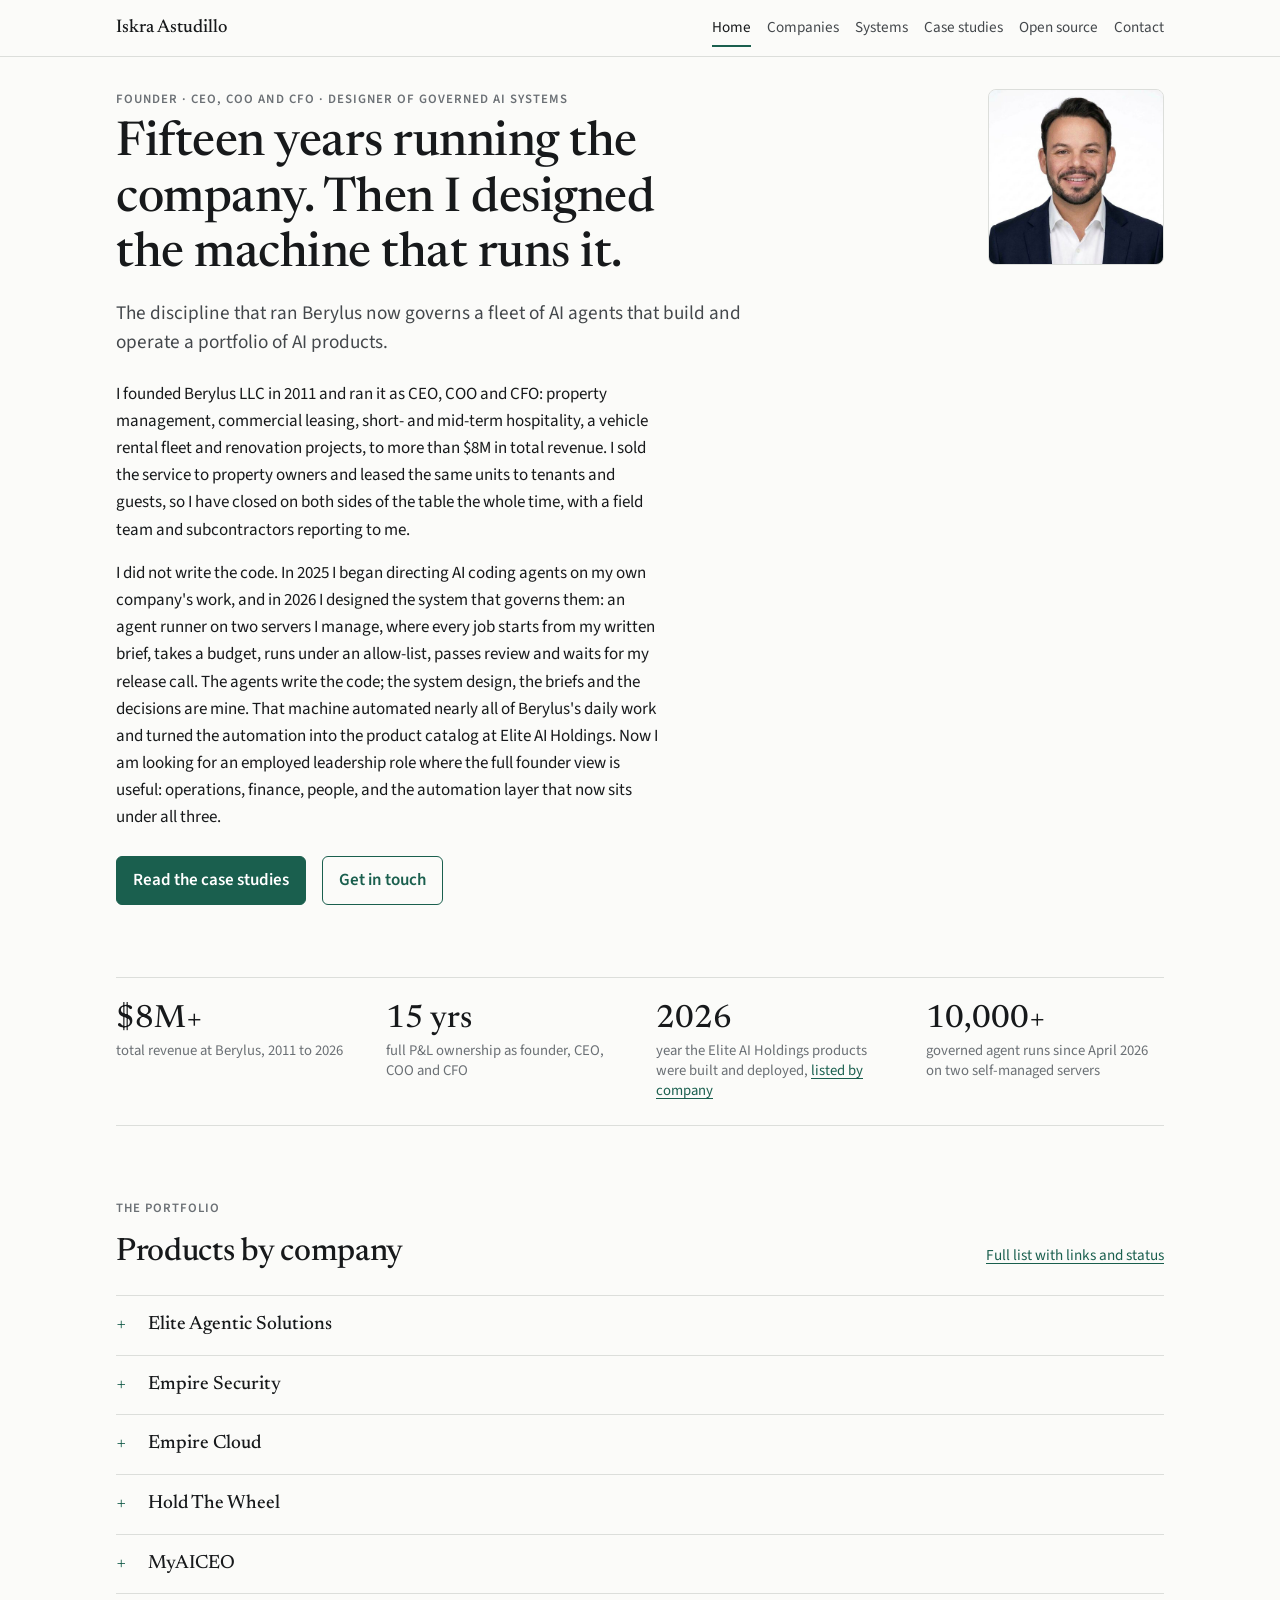
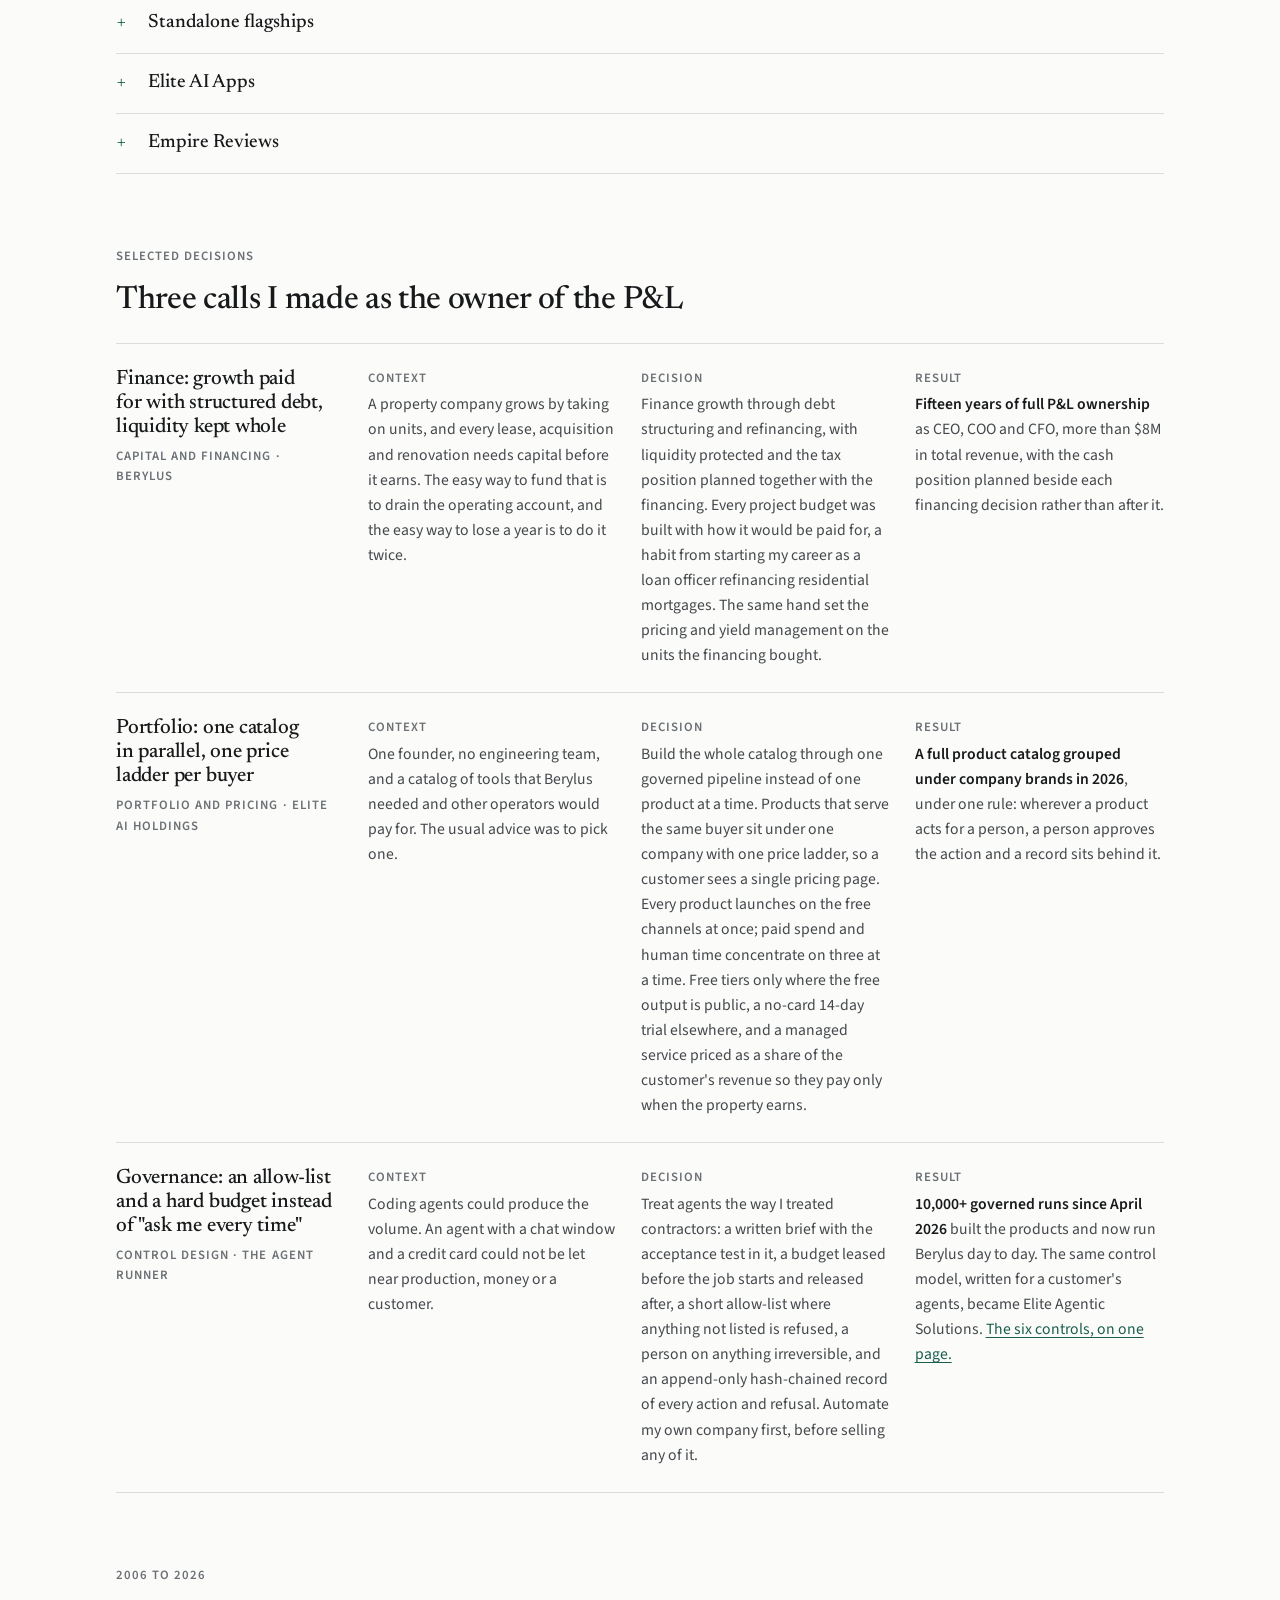
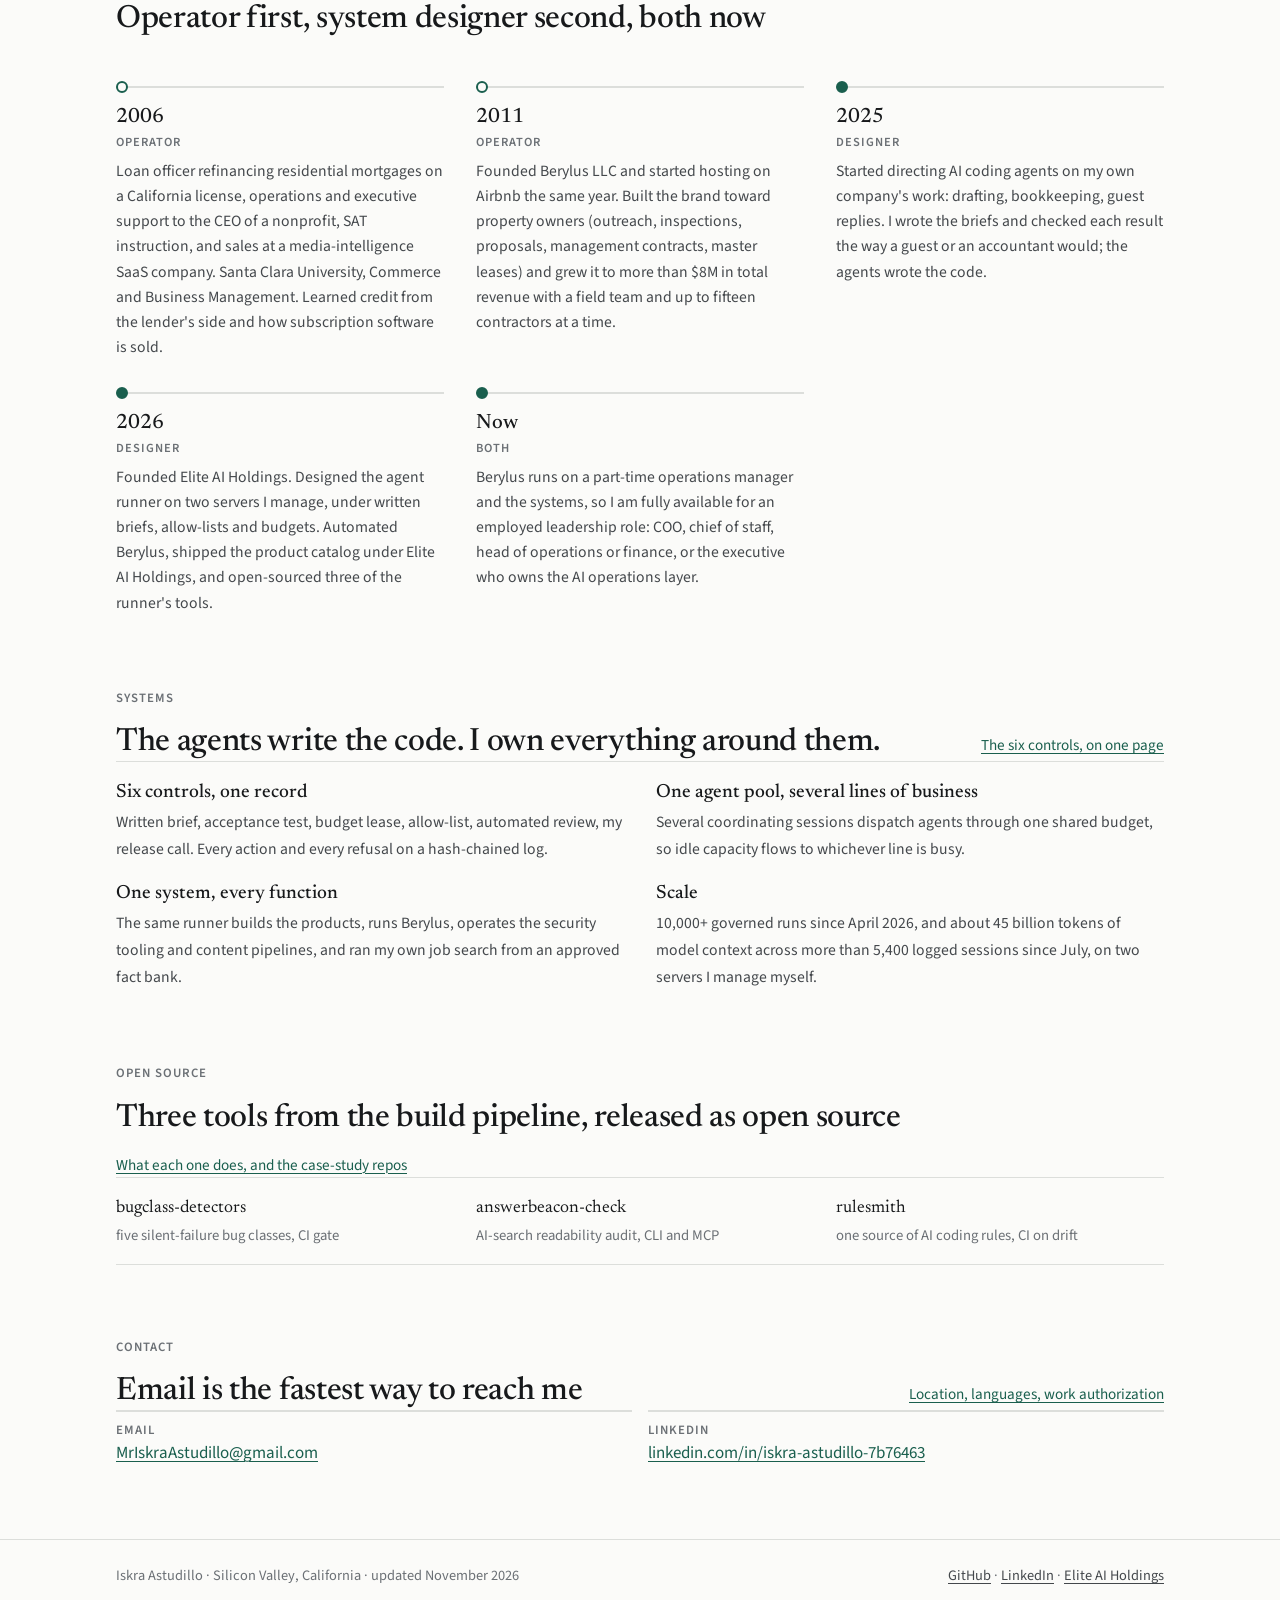
<file: index.html>
<!doctype html>
<html lang="en">
<head>
<meta charset="utf-8">
<meta name="viewport" content="width=device-width, initial-scale=1">
<title>Iskra Astudillo</title>
<meta name="description" content="Founder and operator. Fifteen years running a real estate and hospitality company as CEO, COO and CFO, then designing the governed AI-agent system that automated it and built a portfolio of AI products.">
<link rel="preconnect" href="https://fonts.googleapis.com">
<link rel="preconnect" href="https://fonts.gstatic.com" crossorigin>
<link rel="stylesheet" href="https://fonts.googleapis.com/css2?family=Newsreader:opsz,wght@6..72,400;6..72,500&family=Source+Sans+3:wght@400;600&display=swap">
<link rel="stylesheet" href="style.css">
<link rel="icon" href="data:image/svg+xml,%3Csvg xmlns='http://www.w3.org/2000/svg' viewBox='0 0 32 32'%3E%3Crect width='32' height='32' rx='6' fill='%231a5f4e'/%3E%3Ctext x='16' y='21' text-anchor='middle' font-family='Georgia,serif' font-size='15' fill='white'%3EIA%3C/text%3E%3C/svg%3E">
</head>
<body>
<header class="site-header">
  <div class="wrap">
    <a class="brand" href="index.html">Iskra Astudillo</a>
    <nav class="main" aria-label="Main">
      <a href="index.html" aria-current="page">Home</a>
      <a href="companies.html">Companies</a>
      <a href="systems.html">Systems</a>
      <a href="case-studies.html">Case studies</a>
      <a href="open-source.html">Open source</a>
      <a href="contact.html">Contact</a>
    </nav>
  </div>
</header>

<main class="wrap">
  <section class="hero" aria-labelledby="thesis">
    <div>
      <p class="eyebrow">Founder · CEO, COO and CFO · designer of governed AI systems</p>
      <h1 id="thesis">Fifteen years running the company. Then I designed the machine that runs it.</h1>
      <p class="lede">The discipline that ran Berylus now governs a fleet of AI agents that build and operate a portfolio of AI products.</p>
      <div class="prose">
        <p>I founded Berylus LLC in 2011 and ran it as CEO, COO and CFO: property management, commercial leasing, short- and mid-term hospitality, a vehicle rental fleet and renovation projects, to more than $8M in total revenue. I sold the service to property owners and leased the same units to tenants and guests, so I have closed on both sides of the table the whole time, with a field team and subcontractors reporting to me.</p>
        <p>I did not write the code. In 2025 I began directing AI coding agents on my own company's work, and in 2026 I designed the system that governs them: an agent runner on two servers I manage, where every job starts from my written brief, takes a budget, runs under an allow-list, passes review and waits for my release call. The agents write the code; the system design, the briefs and the decisions are mine. That machine automated nearly all of Berylus's daily work and turned the automation into the product catalog at Elite AI Holdings. Now I am looking for an employed leadership role where the full founder view is useful: operations, finance, people, and the automation layer that now sits under all three.</p>
      </div>
      <div class="actions">
        <a class="btn" href="case-studies.html">Read the case studies</a>
        <a class="btn ghost" href="contact.html">Get in touch</a>
      </div>
    </div>
    <img class="portrait" src="assets/headshot.jpg" alt="Iskra Astudillo, head and shoulders, facing the camera" width="176" height="176" loading="eager" decoding="async">
  </section>

  <section class="proof" aria-label="Proof in four numbers">
    <div><b>$8M+</b><span>total revenue at Berylus, 2011 to 2026</span></div>
    <div><b>15 yrs</b><span>full P&amp;L ownership as founder, CEO, COO and CFO</span></div>
    <div><b>2026</b><span>year the Elite AI Holdings products were built and deployed, <a href="companies.html">listed by company</a></span></div>
    <div><b>10,000+</b><span>governed agent runs since April 2026 on two self-managed servers</span></div>
  </section>

  <section aria-labelledby="h-products">
    <div class="section-head">
      <span class="eyebrow">The portfolio</span>
      <h2 id="h-products">Products by company</h2>
      <a class="more" href="companies.html">Full list with links and status</a>
    </div>
<!-- sectors:start -->
    <div class="sectors">
    <details>
      <summary><span class="name">Elite Agentic Solutions</span></summary>
      <ul class="plist">
      <li><i class="dot live" title="Live"></i><span class="row"><span class="pname"><a href="https://eliteagenticsolutions.com">Elite Agentic Solutions</a></span><span class="desc">Governed agent engine: rule engine per action, a person on irreversible steps, hash-chained audit trail <span class="subs">+ Research Reader, Redaction-Integrity, AI Gateway</span></span></span></li>
      <li><i class="dot live" title="Live"></i><span class="row"><span class="pname">Approval Gate</span><span class="desc">Sign-off API: an agent files a request, a person grants it, then the action runs</span></span></li>
      </ul>
    </details>
    <details>
      <summary><span class="name">Empire Security</span></summary>
      <ul class="plist">
      <li><i class="dot soon" title="Launching Q4 2026"></i><span class="row"><span class="pname">Empire Security</span><span class="desc">One flat-price security posture report: surface, code, secrets, exposure and uptime evidence</span></span></li>
      <li><i class="dot live" title="Live"></i><span class="row"><span class="pname"><a href="https://scrubline.eliteaiempire.com">Scrubline</a></span><span class="desc">Free exposure scan across 20 data brokers, with source-cited removal comparisons <span class="subs">+ PhotoSafe</span></span></span></li>
      <li><i class="dot soon" title="Launching Q4 2026"></i><span class="row"><span class="pname"><a href="https://eliteagenticsolutions.com/products/audit-ledger/">Empire Security Evidence (Audit Ledger)</a></span><span class="desc">Hash-chained audit logs as evidence, on a path to SOC 2</span></span></li>
      <li><i class="dot soon" title="Launching Q4 2026"></i><span class="row"><span class="pname"><a href="https://cloud.eliteaiempire.com/security/">Empire Security Code (BugClass detectors)</a></span><span class="desc">Finds bug classes, not instances; five open-source detectors as a CI action</span></span></li>
      <li><i class="dot live" title="Live"></i><span class="row"><span class="pname">Empire Security Availability (Sentinel)</span><span class="desc">Uptime monitoring with hash-chained attestation and AI alert triage</span></span></li>
      </ul>
    </details>
    <details>
      <summary><span class="name">Empire Cloud</span></summary>
      <ul class="plist">
      <li><i class="dot live" title="Live"></i><span class="row"><span class="pname"><a href="https://cloud.eliteaiempire.com/hosting">Empire Cloud Hosting</a></span><span class="desc">One-click deploys on your own cloud account, with AI code review built in <span class="subs">+ Git, Pages, Storage</span></span></span></li>
      <li><i class="dot live" title="Live"></i><span class="row"><span class="pname"><a href="https://appbuilderai.studio">AppBuilderAI</a></span><span class="desc">Seventeen code generators for apps, APIs and sites; you deploy the code yourself <span class="subs">+ Micro-SaaS Studio</span></span></span></li>
      <li><i class="dot live" title="Live"></i><span class="row"><span class="pname"><a href="https://cloud.eliteaiempire.com/abuse-desk">Empire Cloud Abuse Desk</a></span><span class="desc">Abuse-complaint handling for hosts and marketplaces, every reply behind a human gate</span></span></li>
      <li><i class="dot live" title="Live"></i><span class="row"><span class="pname"><a href="https://cloud.eliteaiempire.com/cost">Empire Cloud Cost</a></span><span class="desc">Savings report from a cloud billing export; processed in memory, never stored</span></span></li>
      <li><i class="dot live" title="Live"></i><span class="row"><span class="pname"><a href="https://cloud.eliteaiempire.com/migrate">Empire Cloud Migrate</a></span><span class="desc">Cost-delta report, draft infrastructure code and a migration runbook for leaving a hyperscaler</span></span></li>
      <li><i class="dot live" title="Live"></i><span class="row"><span class="pname"><a href="https://cloud.eliteaiempire.com/marketplace">Empire Cloud Marketplace</a></span><span class="desc">Developer packs with instant license keys: detectors, agent skills, a SaaS component kit</span></span></li>
      <li><i class="dot live" title="Live"></i><span class="row"><span class="pname"><a href="https://cloud.eliteaiempire.com/sso">Empire Cloud SSO</a></span><span class="desc">Drop-in single sign-on: magic links, SAML, SCIM and audit export</span></span></li>
      <li><i class="dot live" title="Live"></i><span class="row"><span class="pname"><a href="https://cloud.eliteaiempire.com/edge">Empire Cloud Edge</a></span><span class="desc">Identity gate, rate limits, security headers, DNS and CDN for self-hosted apps <span class="subs">+ DNS, CDN, Access</span></span></span></li>
      </ul>
    </details>
    <details>
      <summary><span class="name">Hold The Wheel</span></summary>
      <ul class="plist">
      <li><i class="dot live" title="Live"></i><span class="row"><span class="pname"><a href="https://holdthewheel.eliteaiempire.com/distribute">Hold The Wheel</a></span><span class="desc">Back-office automation that proposes, drafts and executes only after approval, under a hard spend limit <span class="subs">+ Orchestrate, Distributor</span></span></span></li>
      <li><i class="dot live" title="Live"></i><span class="row"><span class="pname"><a href="https://makemycontent.org">MakeMyContent</a></span><span class="desc">Ad copy, landing pages, emails, SEO posts and video scripts, delivered as drafts <span class="subs">+ Narrate, Clips, Newsletter</span></span></span></li>
      <li><i class="dot live" title="Live"></i><span class="row"><span class="pname"><a href="https://holdthewheel.eliteaiempire.com/rank">AnswerBeacon</a></span><span class="desc">Audits the 20 page elements AI answer engines read and writes the fix for each miss <span class="subs">+ Managed fix service, Design audit</span></span></span></li>
      </ul>
    </details>
    <details>
      <summary><span class="name">MyAICEO</span></summary>
      <ul class="plist">
      <li><i class="dot live" title="Live"></i><span class="row"><span class="pname"><a href="https://myaiceo.org">MyAICEO</a></span><span class="desc">Six business modules behind one CEO dashboard <span class="subs">+ Launch, Translate</span></span></span></li>
      <li><i class="dot live" title="Live"></i><span class="row"><span class="pname"><a href="https://myaiaccountant.xyz">MyAIAccountant</a></span><span class="desc">Multi-entity bookkeeping that drafts the tax schedules for a professional to review <span class="subs">in MyAICEO Accounting</span></span></span></li>
      <li><i class="dot beta" title="Beta"></i><span class="row"><span class="pname"><a href="https://taxmeup.xyz">TaxMeUp</a></span><span class="desc">Deduction report with citations, refund range and quarterly estimates <span class="subs">in MyAICEO Accounting</span></span></span></li>
      <li><i class="dot live" title="Live"></i><span class="row"><span class="pname"><a href="https://myaiceo.org/support">MyAICEO Support</a></span><span class="desc">Flat-priced support across chat, email, SMS, voice and Slack, with human approval on any reply</span></span></li>
      <li><i class="dot live" title="Live"></i><span class="row"><span class="pname"><a href="https://myecommerceai.com">MyAICEO Commerce</a></span><span class="desc">Listing, pricing, ad and review tools for Amazon, eBay and Etsy sellers</span></span></li>
      <li><i class="dot live" title="Live"></i><span class="row"><span class="pname"><a href="https://summarizethis.org">MyAICEO Summarize</a></span><span class="desc">Meeting summaries, reports, dashboards and data extraction from your documents</span></span></li>
      <li><i class="dot live" title="Live"></i><span class="row"><span class="pname"><a href="https://myaiceo.org/legal">MyAICEO Legal</a></span><span class="desc">First drafts of contracts, policies and leases for an attorney to review</span></span></li>
      <li><i class="dot live" title="Live"></i><span class="row"><span class="pname"><a href="https://aiwebsitemaker.org">MyAICEO Website</a></span><span class="desc">Brand identity and a complete responsive website from a description <span class="subs">+ Website Store</span></span></span></li>
      </ul>
    </details>
    <details>
      <summary><span class="name">Standalone flagships</span></summary>
      <ul class="plist">
      <li><i class="dot live" title="Live"></i><span class="row"><span class="pname"><a href="https://cohostbnb.xyz">CoHostBnB</a></span><span class="desc">Lodging operations: AI-drafted guest replies a person approves, housekeeping, maintenance, team handovers <span class="subs">+ Managed co-hosting</span></span></span></li>
      <li><i class="dot live" title="Live"></i><span class="row"><span class="pname"><a href="https://tradehouse.eliteaiempire.com">TradeHouse</a></span><span class="desc">Market-data research platform: one normalized API, bulk datasets and a replay engine <span class="subs">+ TickVault, API</span></span></span></li>
      </ul>
    </details>
    <details>
      <summary><span class="name">Elite AI Apps</span></summary>
      <ul class="plist">
      <li><i class="dot live" title="Live"></i><span class="row"><span class="pname"><a href="https://lumen.eliteaiempire.com">Lumen</a></span><span class="desc">Answer engine with an agent mode, and an API that routes each request to the cheapest adequate model <span class="subs">+ Data</span></span></span></li>
      <li><i class="dot live" title="Live"></i><span class="row"><span class="pname"><a href="https://myaicontractor.org">MyAIContractor</a></span><span class="desc">Photoreal remodel renders from a room photo, with a shopping list and contractor bids</span></span></li>
      <li><i class="dot live" title="Live"></i><span class="row"><span class="pname">PropertyProAI</span><span class="desc">Fair Housing-checked listings, comparable-sales reports, lead chat and a deal pipeline for agents <span class="subs">+ Wholesale Heaven</span></span></span></li>
      <li><i class="dot live" title="Live"></i><span class="row"><span class="pname"><a href="https://careerpro.tech">CareerPro</a></span><span class="desc">Resume builder, match score, interview practice and a form-filling extension you check and submit</span></span></li>
      <li><i class="dot live" title="Live"></i><span class="row"><span class="pname"><a href="https://tripgenius.xyz">TripGenius</a></span><span class="desc">Day-by-day itineraries that audit their own pacing and budget</span></span></li>
      <li><i class="dot live" title="Live"></i><span class="row"><span class="pname">AI Event Pro</span><span class="desc">Destination weddings and conferences planned end to end, with an RSVP portal and ticketing</span></span></li>
      <li><i class="dot live" title="Live"></i><span class="row"><span class="pname"><a href="https://loanpilotai.eliteaiempire.com">LoanPilotAI</a></span><span class="desc">Educational mortgage pre-screen and affordability tools, no credit pull; not a lender <span class="subs">+ MortgagePulse</span></span></span></li>
      <li><i class="dot live" title="Live"></i><span class="row"><span class="pname"><a href="https://soccer.eliteaiempire.com">Elite Soccer Academy</a></span><span class="desc">Youth soccer training for ages 4 to 14 with online parent booking</span></span></li>
      <li><i class="dot live" title="Live"></i><span class="row"><span class="pname"><a href="https://mykidsbook.org">MyKidsBook</a></span><span class="desc">Personalized children&#x27;s stories with the child as the hero, printable</span></span></li>
      <li><i class="dot live" title="Live"></i><span class="row"><span class="pname"><a href="https://aidating.art">AIDating</a></span><span class="desc">Profile writer, conversation starters, message analyzer and a scam detector</span></span></li>
      <li><i class="dot live" title="Live"></i><span class="row"><span class="pname"><a href="https://aischoolpro.xyz">AISchoolPro</a></span><span class="desc">Subject tutors, test prep, an essay grader and a parent and teacher dashboard</span></span></li>
      <li><i class="dot live" title="Live"></i><span class="row"><span class="pname"><a href="https://cosmeticpreview-app.eliteaiempire.com">CosmeticPreview</a></span><span class="desc">Consented preview of a cosmetic procedure before a consultation; lead routing for clinics <span class="subs">+ GlowUp</span></span></span></li>
      <li><i class="dot live" title="Live"></i><span class="row"><span class="pname"><a href="https://elitehealthessentials.org">Elite Health Essentials</a></span><span class="desc">Supplement storefront with full Supplement Facts on every product</span></span></li>
      <li><i class="dot live" title="Live"></i><span class="row"><span class="pname"><a href="https://fixmyplant.io">FixMyPlant</a></span><span class="desc">Plant identification, diagnosis and care schedules, with a free pet-toxicity database</span></span></li>
      <li><i class="dot live" title="Live"></i><span class="row"><span class="pname"><a href="https://myaidoctor.health">MyAIDoctor</a></span><span class="desc">Consumer health assistant: symptom chat, lab-report explanations, interaction checks; not clinical</span></span></li>
      <li><i class="dot live" title="Live"></i><span class="row"><span class="pname">Empire Games Studio</span><span class="desc">Free browser games, no download</span></span></li>
      </ul>
    </details>
    <details>
      <summary><span class="name">Empire Reviews</span></summary>
      <ul class="plist">
      <li><i class="dot live" title="Live"></i><span class="row"><span class="pname"><a href="https://reviews.eliteaiempire.com">Empire Reviews</a></span><span class="desc">Tested product reviews with a published method; best pick first even when it earns nothing</span></span></li>
      </ul>
    </details>
    </div>
<!-- sectors:end -->
  </section>

  <section aria-labelledby="h-decisions">
    <div class="section-head">
      <span class="eyebrow">Selected decisions</span>
      <h2 id="h-decisions">Three calls I made as the owner of the P&amp;L</h2>
    </div>
    <div class="cases">
      <article class="case">
        <div class="head">
          <h3>Finance: growth paid for with structured debt, liquidity kept whole</h3>
          <span class="eyebrow">Capital and financing · Berylus</span>
        </div>
        <dl>
          <div><dt>Context</dt><dd>A property company grows by taking on units, and every lease, acquisition and renovation needs capital before it earns. The easy way to fund that is to drain the operating account, and the easy way to lose a year is to do it twice.</dd></div>
          <div><dt>Decision</dt><dd>Finance growth through debt structuring and refinancing, with liquidity protected and the tax position planned together with the financing. Every project budget was built with how it would be paid for, a habit from starting my career as a loan officer refinancing residential mortgages. The same hand set the pricing and yield management on the units the financing bought.</dd></div>
          <div><dt>Result</dt><dd><b>Fifteen years of full P&amp;L ownership</b> as CEO, COO and CFO, more than $8M in total revenue, with the cash position planned beside each financing decision rather than after it.</dd></div>
        </dl>
      </article>
      <article class="case">
        <div class="head">
          <h3>Portfolio: one catalog in parallel, one price ladder per buyer</h3>
          <span class="eyebrow">Portfolio and pricing · Elite AI Holdings</span>
        </div>
        <dl>
          <div><dt>Context</dt><dd>One founder, no engineering team, and a catalog of tools that Berylus needed and other operators would pay for. The usual advice was to pick one.</dd></div>
          <div><dt>Decision</dt><dd>Build the whole catalog through one governed pipeline instead of one product at a time. Products that serve the same buyer sit under one company with one price ladder, so a customer sees a single pricing page. Every product launches on the free channels at once; paid spend and human time concentrate on three at a time. Free tiers only where the free output is public, a no-card 14-day trial elsewhere, and a managed service priced as a share of the customer's revenue so they pay only when the property earns.</dd></div>
          <div><dt>Result</dt><dd><b>A full product catalog grouped under company brands in 2026</b>, under one rule: wherever a product acts for a person, a person approves the action and a record sits behind it.</dd></div>
        </dl>
      </article>
      <article class="case">
        <div class="head">
          <h3>Governance: an allow-list and a hard budget instead of "ask me every time"</h3>
          <span class="eyebrow">Control design · the agent runner</span>
        </div>
        <dl>
          <div><dt>Context</dt><dd>Coding agents could produce the volume. An agent with a chat window and a credit card could not be let near production, money or a customer.</dd></div>
          <div><dt>Decision</dt><dd>Treat agents the way I treated contractors: a written brief with the acceptance test in it, a budget leased before the job starts and released after, a short allow-list where anything not listed is refused, a person on anything irreversible, and an append-only hash-chained record of every action and refusal. Automate my own company first, before selling any of it.</dd></div>
          <div><dt>Result</dt><dd><b>10,000+ governed runs since April 2026</b> built the products and now run Berylus day to day. The same control model, written for a customer's agents, became Elite Agentic Solutions. <a href="systems.html">The six controls, on one page.</a></dd></div>
        </dl>
      </article>
    </div>
  </section>

  <section aria-labelledby="h-timeline">
    <div class="section-head">
      <span class="eyebrow">2006 to 2026</span>
      <h2 id="h-timeline">Operator first, system designer second, both now</h2>
    </div>
    <ol class="timeline">
      <li><span class="year">2006</span><span class="chapter">Operator</span><p>Loan officer refinancing residential mortgages on a California license, operations and executive support to the CEO of a nonprofit, SAT instruction, and sales at a media-intelligence SaaS company. Santa Clara University, Commerce and Business Management. Learned credit from the lender's side and how subscription software is sold.</p></li>
      <li><span class="year">2011</span><span class="chapter">Operator</span><p>Founded Berylus LLC and started hosting on Airbnb the same year. Built the brand toward property owners (outreach, inspections, proposals, management contracts, master leases) and grew it to more than $8M in total revenue with a field team and up to fifteen contractors at a time.</p></li>
      
      <li class="builder"><span class="year">2025</span><span class="chapter">Designer</span><p>Started directing AI coding agents on my own company's work: drafting, bookkeeping, guest replies. I wrote the briefs and checked each result the way a guest or an accountant would; the agents wrote the code.</p></li>
      <li class="builder"><span class="year">2026</span><span class="chapter">Designer</span><p>Founded Elite AI Holdings. Designed the agent runner on two servers I manage, under written briefs, allow-lists and budgets. Automated Berylus, shipped the product catalog under Elite AI Holdings, and open-sourced three of the runner's tools.</p></li>
      <li class="builder"><span class="year">Now</span><span class="chapter">Both</span><p>Berylus runs on a part-time operations manager and the systems, so I am fully available for an employed leadership role: COO, chief of staff, head of operations or finance, or the executive who owns the AI operations layer.</p></li>
    </ol>
  </section>


  <section aria-labelledby="h-systems">
    <div class="section-head">
      <span class="eyebrow">Systems</span>
      <h2 id="h-systems">The agents write the code. I own everything around them.</h2>
      <a class="more" href="systems.html">The six controls, on one page</a>
    </div>
    <ul class="facts">
      <li><b>Six controls, one record</b><span>Written brief, acceptance test, budget lease, allow-list, automated review, my release call. Every action and every refusal on a hash-chained log.</span></li>
      <li><b>One agent pool, several lines of business</b><span>Several coordinating sessions dispatch agents through one shared budget, so idle capacity flows to whichever line is busy.</span></li>
      <li><b>One system, every function</b><span>The same runner builds the products, runs Berylus, operates the security tooling and content pipelines, and ran my own job search from an approved fact bank.</span></li>
      <li><b>Scale</b><span>10,000+ governed runs since April 2026, and about 45 billion tokens of model context across more than 5,400 logged sessions since July, on two servers I manage myself.</span></li>
    </ul>
  </section>

  <section aria-labelledby="h-oss">
    <div class="section-head">
      <span class="eyebrow">Open source</span>
      <h2 id="h-oss">Three tools from the build pipeline, released as open source</h2>
      <a class="more" href="open-source.html">What each one does, and the case-study repos</a>
    </div>
    <ul class="oss-list">
      <li><a href="https://github.com/iskra-astudillo/bugclass-detectors">bugclass-detectors</a><span class="meta">five silent-failure bug classes, CI gate</span></li>
      <li><a href="https://github.com/iskra-astudillo/answerbeacon-check">answerbeacon-check</a><span class="meta">AI-search readability audit, CLI and MCP</span></li>
      <li><a href="https://github.com/iskra-astudillo/rulesmith">rulesmith</a><span class="meta">one source of AI coding rules, CI on drift</span></li>
    </ul>
  </section>

  <section aria-labelledby="h-contact">
    <div class="section-head">
      <span class="eyebrow">Contact</span>
      <h2 id="h-contact">Email is the fastest way to reach me</h2>
      <a class="more" href="contact.html">Location, languages, work authorization</a>
    </div>
    <ul class="contact-list">
      <li><span class="label">Email</span><a href="mailto:MrIskraAstudillo@gmail.com">MrIskraAstudillo@gmail.com</a></li>
      <li><span class="label">LinkedIn</span><a href="https://www.linkedin.com/in/iskra-astudillo-7b76463">linkedin.com/in/iskra-astudillo-7b76463</a></li>
    </ul>
  </section>
</main>

<footer class="site-footer">
  <div class="wrap">
    <span>Iskra Astudillo · Silicon Valley, California · updated November 2026</span>
    <span><a href="https://github.com/iskra-astudillo">GitHub</a> · <a href="https://www.linkedin.com/in/iskra-astudillo-7b76463">LinkedIn</a> · <a href="https://eliteaiempire.com">Elite AI Holdings</a></span>
  </div>
</footer>
</body>
</html>
</file>
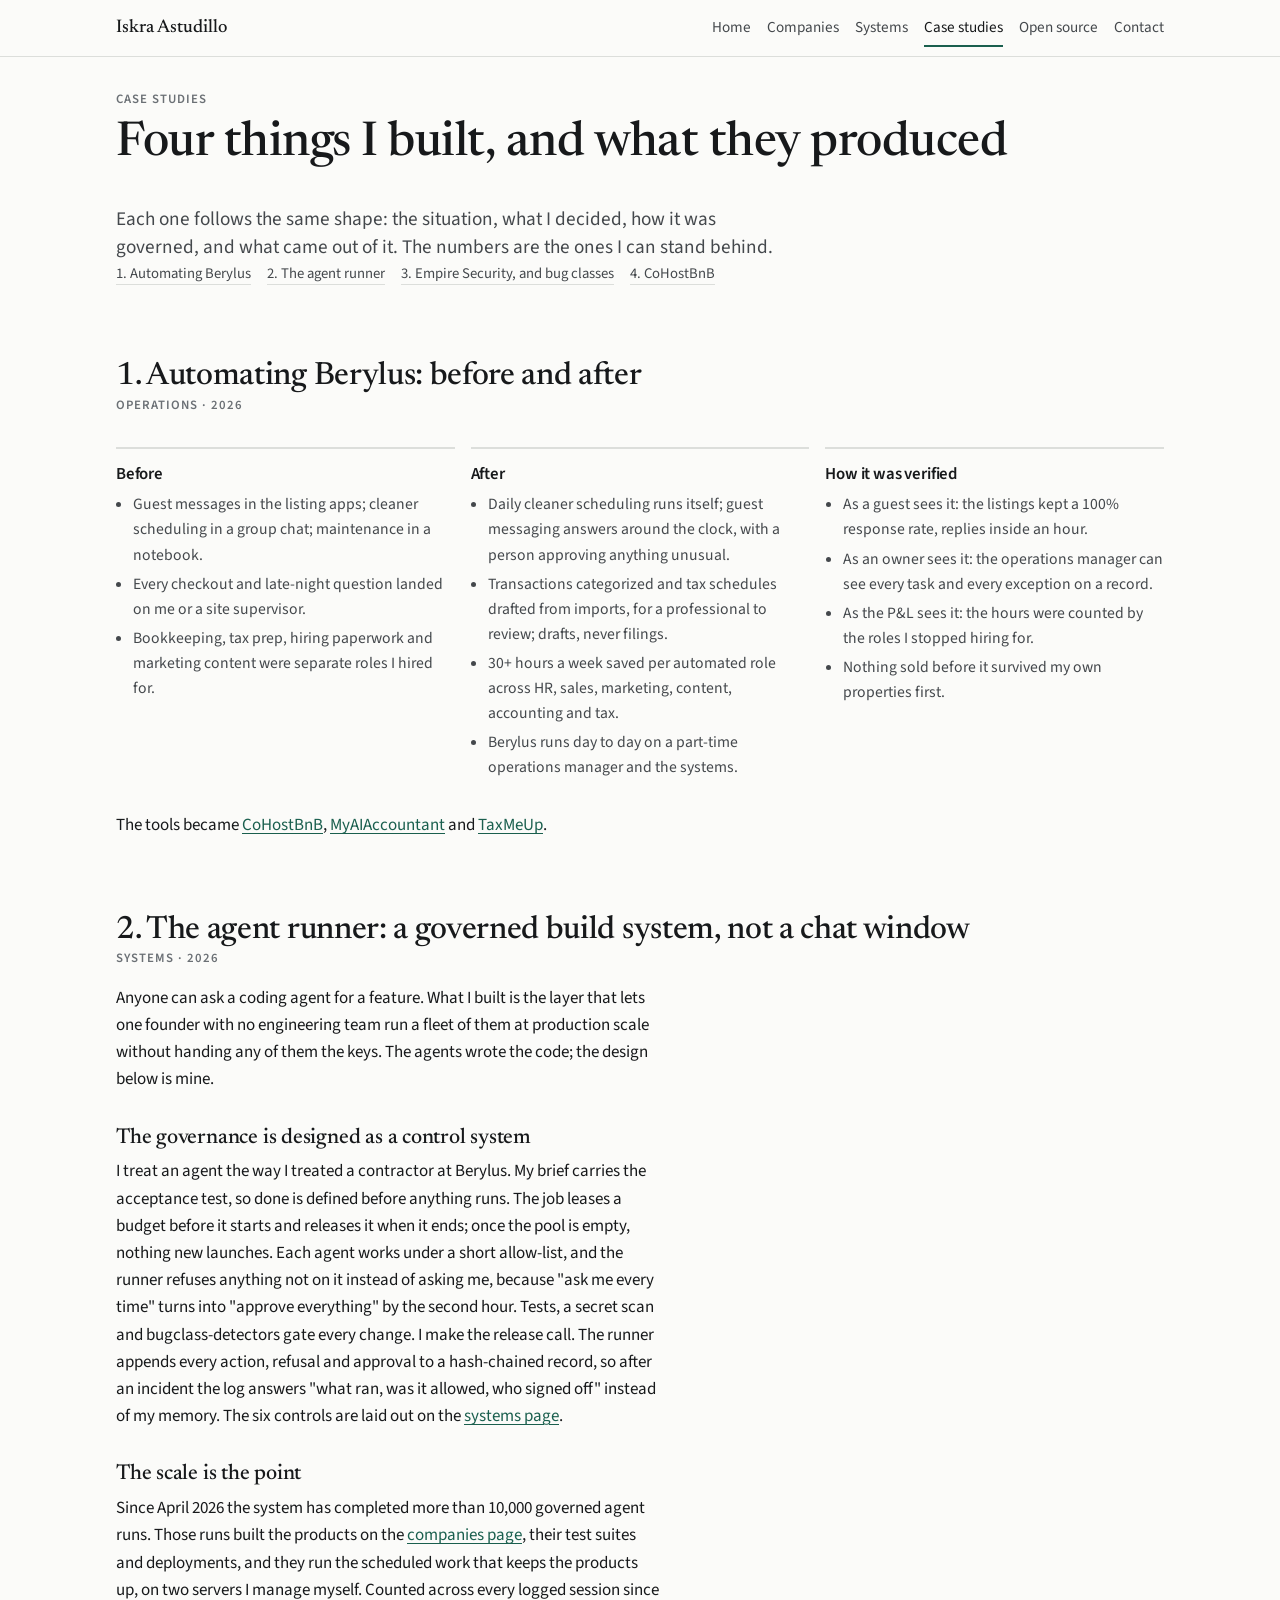
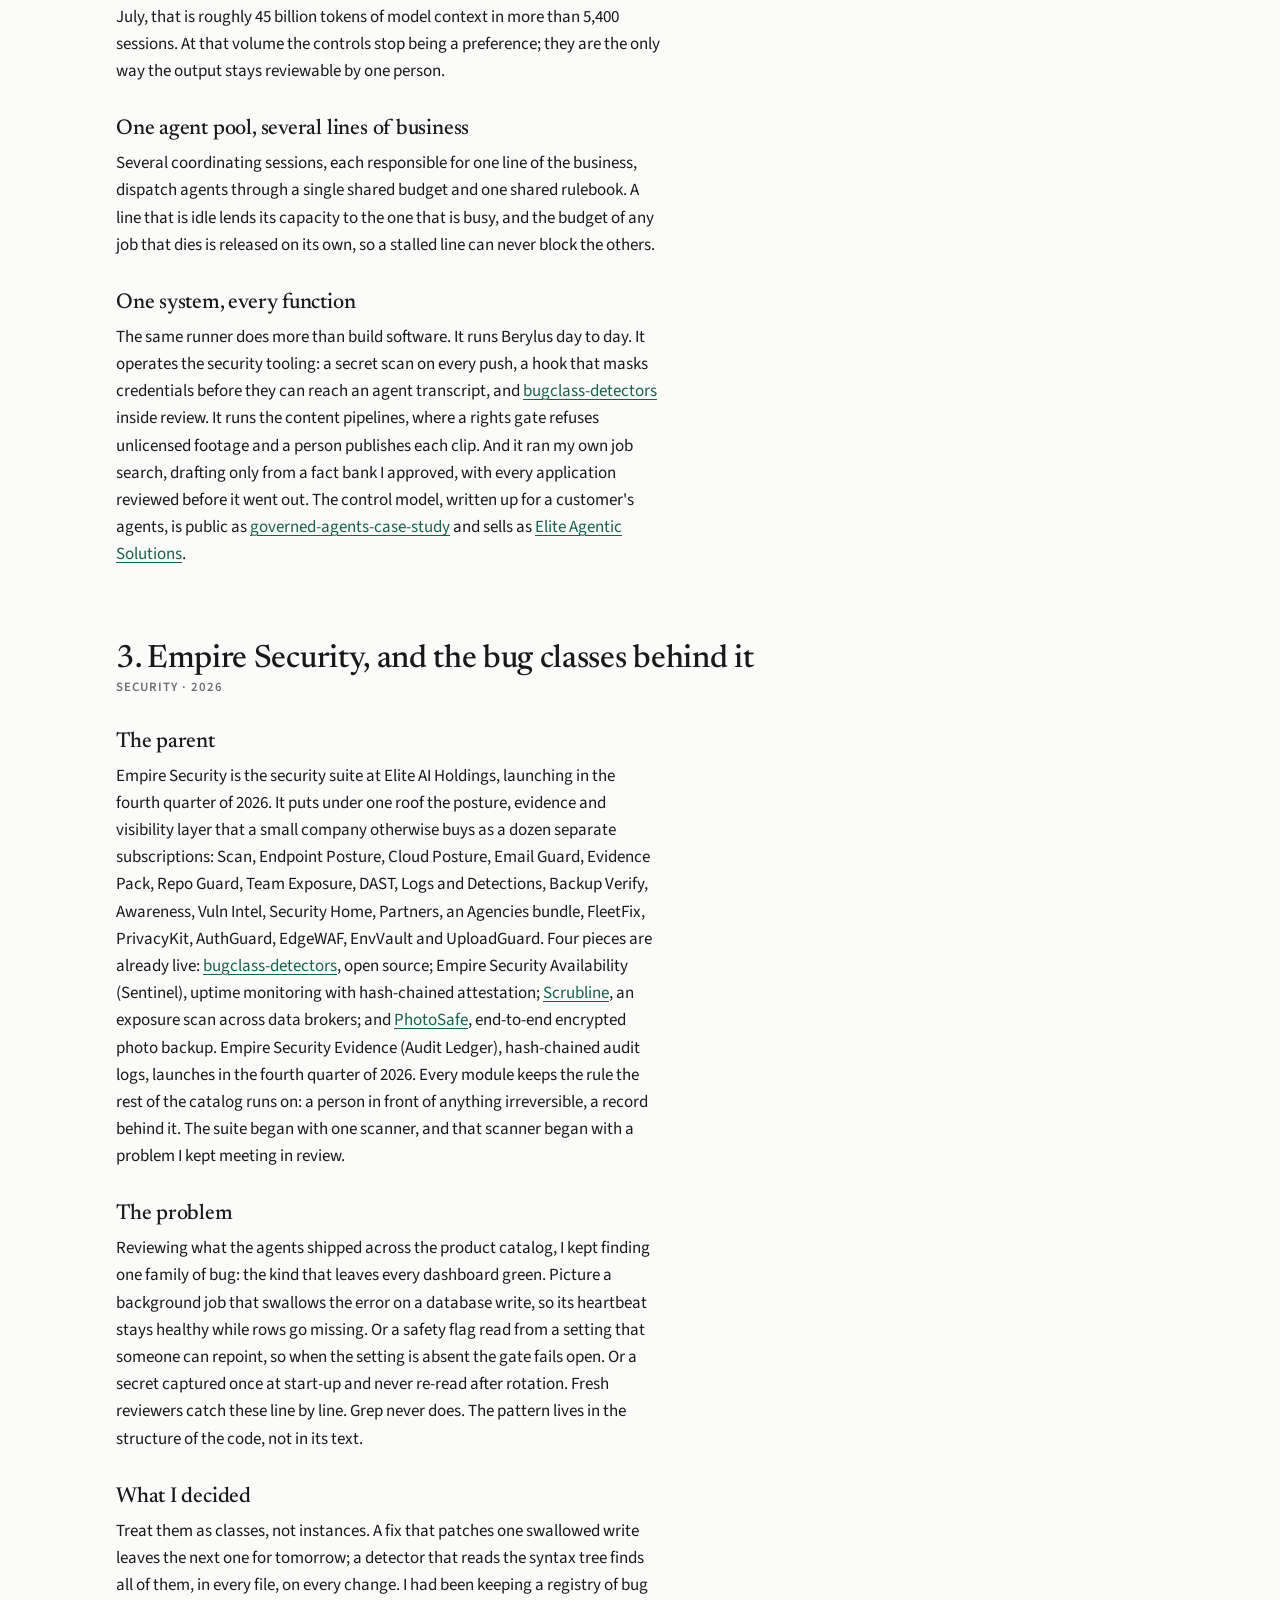
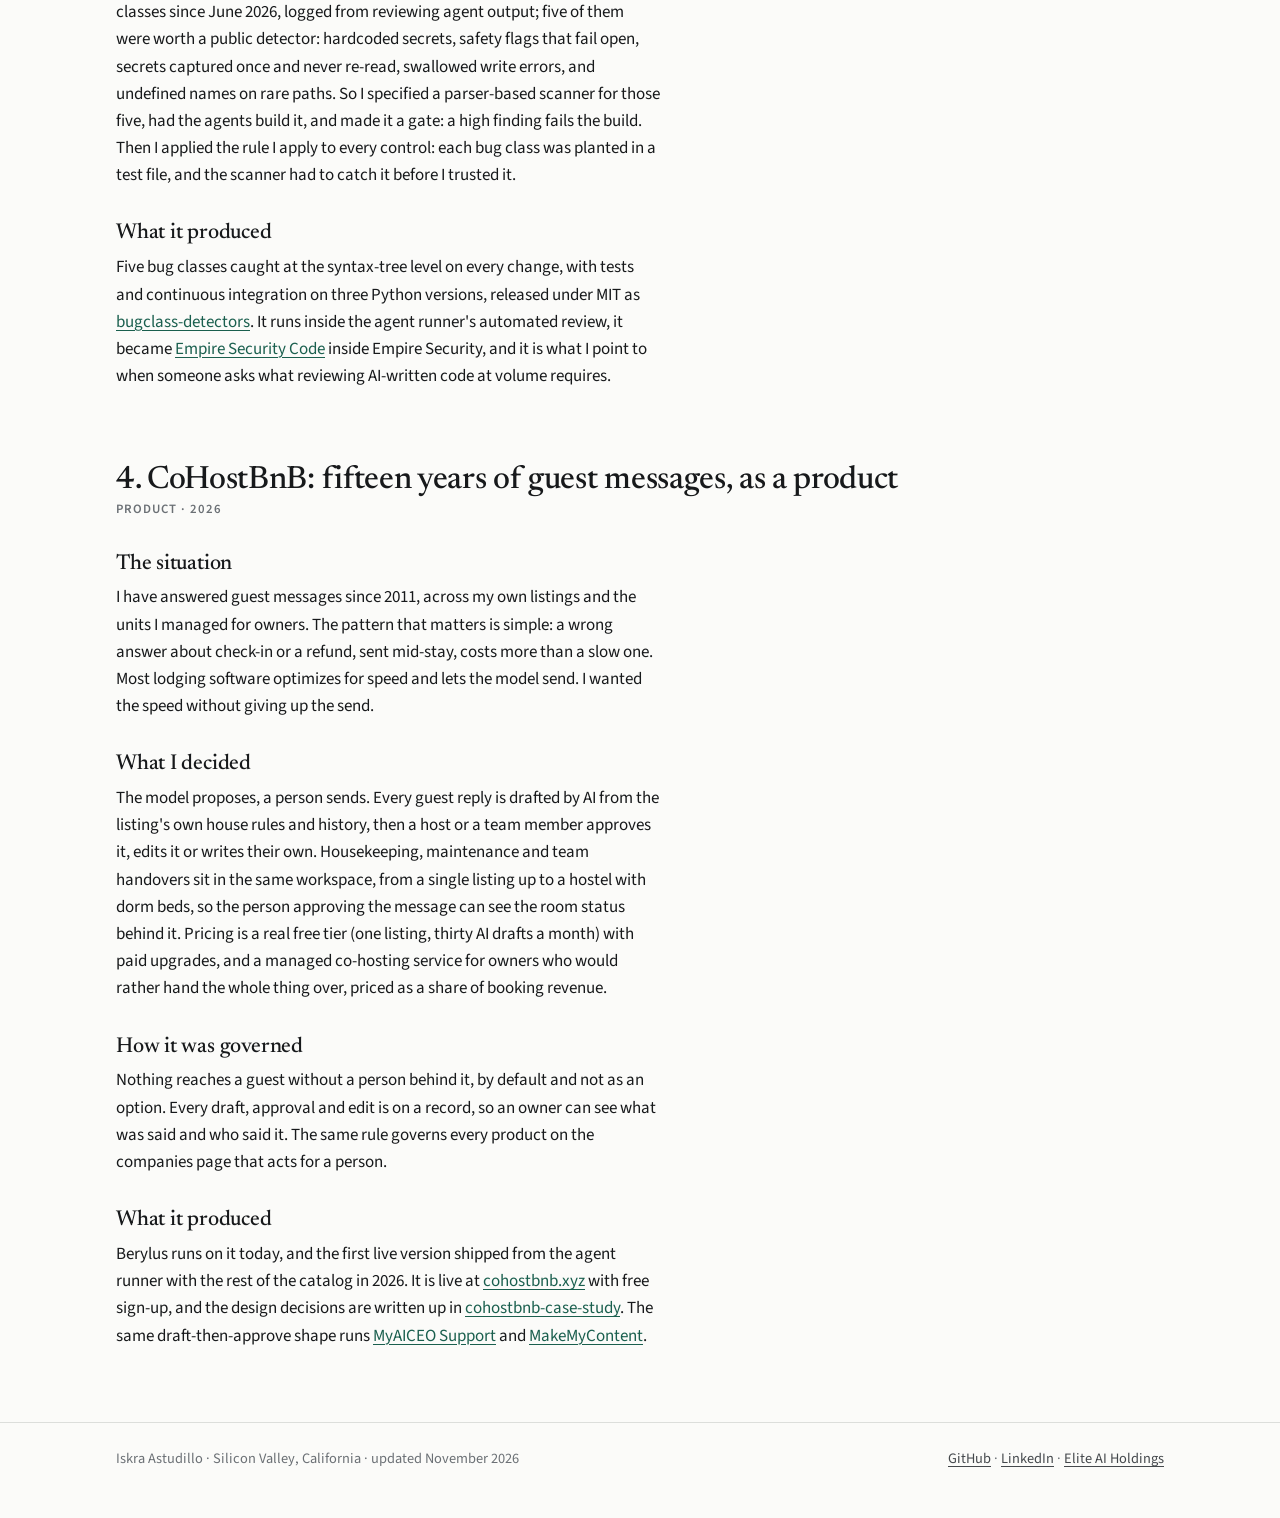
<file: case-studies.html>
<!doctype html>
<html lang="en">
<head>
<meta charset="utf-8">
<meta name="viewport" content="width=device-width, initial-scale=1">
<title>Case studies · Iskra Astudillo</title>
<meta name="description" content="Four case studies: automating Berylus, the governed agent runner behind the product catalog, Empire Security and the bug-class scanner that started it, and CoHostBnB.">
<link rel="preconnect" href="https://fonts.googleapis.com">
<link rel="preconnect" href="https://fonts.gstatic.com" crossorigin>
<link rel="stylesheet" href="https://fonts.googleapis.com/css2?family=Newsreader:opsz,wght@6..72,400;6..72,500&family=Source+Sans+3:wght@400;600&display=swap">
<link rel="stylesheet" href="style.css">
</head>
<body>
<header class="site-header">
  <div class="wrap">
    <a class="brand" href="index.html">Iskra Astudillo</a>
    <nav class="main" aria-label="Main">
      <a href="index.html">Home</a>
      <a href="companies.html">Companies</a>
      <a href="systems.html">Systems</a>
      <a href="case-studies.html" aria-current="page">Case studies</a>
      <a href="open-source.html">Open source</a>
      <a href="contact.html">Contact</a>
    </nav>
  </div>
</header>

<main class="wrap">
  <div>
    <p class="kicker">Case studies</p>
    <h1>Four things I built, and what they produced</h1>
  </div>
  <p class="lede">Each one follows the same shape: the situation, what I decided, how it was governed, and what came out of it. The numbers are the ones I can stand behind.</p>
  <ul class="toc">
    <li><a href="#berylus">1. Automating Berylus</a></li>
    <li><a href="#runner">2. The agent runner</a></li>
    <li><a href="#bugclass">3. Empire Security, and bug classes</a></li>
    <li><a href="#cohostbnb">4. CoHostBnB</a></li>
  </ul>

  <h2 id="berylus">1. Automating Berylus: before and after</h2>
  <p class="kicker">Operations · 2026</p>
  <div class="ba">
    <div>
      <h3>Before</h3>
      <ul>
        <li>Guest messages in the listing apps; cleaner scheduling in a group chat; maintenance in a notebook.</li>
        <li>Every checkout and late-night question landed on me or a site supervisor.</li>
        <li>Bookkeeping, tax prep, hiring paperwork and marketing content were separate roles I hired for.</li>
      </ul>
    </div>
    <div>
      <h3>After</h3>
      <ul>
        <li>Daily cleaner scheduling runs itself; guest messaging answers around the clock, with a person approving anything unusual.</li>
        <li>Transactions categorized and tax schedules drafted from imports, for a professional to review; drafts, never filings.</li>
        <li>30+ hours a week saved per automated role across HR, sales, marketing, content, accounting and tax.</li>
        <li>Berylus runs day to day on a part-time operations manager and the systems.</li>
      </ul>
    </div>
    <div>
      <h3>How it was verified</h3>
      <ul>
        <li>As a guest sees it: the listings kept a 100% response rate, replies inside an hour.</li>
        <li>As an owner sees it: the operations manager can see every task and every exception on a record.</li>
        <li>As the P&amp;L sees it: the hours were counted by the roles I stopped hiring for.</li>
        <li>Nothing sold before it survived my own properties first.</li>
      </ul>
    </div>
  </div>
  <p>The tools became <a href="https://cohostbnb.xyz">CoHostBnB</a>, <a href="https://myaiaccountant.xyz">MyAIAccountant</a> and <a href="https://taxmeup.xyz">TaxMeUp</a>.</p>

  <h2 id="runner">2. The agent runner: a governed build system, not a chat window</h2>
  <p class="kicker">Systems · 2026</p>
  <p>Anyone can ask a coding agent for a feature. What I built is the layer that lets one founder with no engineering team run a fleet of them at production scale without handing any of them the keys. The agents wrote the code; the design below is mine.</p>
  <h3>The governance is designed as a control system</h3>
  <p>I treat an agent the way I treated a contractor at Berylus. My brief carries the acceptance test, so done is defined before anything runs. The job leases a budget before it starts and releases it when it ends; once the pool is empty, nothing new launches. Each agent works under a short allow-list, and the runner refuses anything not on it instead of asking me, because "ask me every time" turns into "approve everything" by the second hour. Tests, a secret scan and bugclass-detectors gate every change. I make the release call. The runner appends every action, refusal and approval to a hash-chained record, so after an incident the log answers "what ran, was it allowed, who signed off" instead of my memory. The six controls are laid out on the <a href="systems.html">systems page</a>.</p>
  <h3>The scale is the point</h3>
  <p>Since April 2026 the system has completed more than 10,000 governed agent runs. Those runs built the products on the <a href="companies.html">companies page</a>, their test suites and deployments, and they run the scheduled work that keeps the products up, on two servers I manage myself. Counted across every logged session since July, that is roughly 45 billion tokens of model context in more than 5,400 sessions. At that volume the controls stop being a preference; they are the only way the output stays reviewable by one person.</p>
  <h3>One agent pool, several lines of business</h3>
  <p>Several coordinating sessions, each responsible for one line of the business, dispatch agents through a single shared budget and one shared rulebook. A line that is idle lends its capacity to the one that is busy, and the budget of any job that dies is released on its own, so a stalled line can never block the others.</p>
  <h3>One system, every function</h3>
  <p>The same runner does more than build software. It runs Berylus day to day. It operates the security tooling: a secret scan on every push, a hook that masks credentials before they can reach an agent transcript, and <a href="#bugclass">bugclass-detectors</a> inside review. It runs the content pipelines, where a rights gate refuses unlicensed footage and a person publishes each clip. And it ran my own job search, drafting only from a fact bank I approved, with every application reviewed before it went out. The control model, written up for a customer's agents, is public as <a href="https://github.com/iskra-astudillo/governed-agents-case-study">governed-agents-case-study</a> and sells as <a href="https://eliteagenticsolutions.com">Elite Agentic Solutions</a>.</p>

  <h2 id="bugclass">3. Empire Security, and the bug classes behind it</h2>
  <p class="kicker">Security · 2026</p>
  <h3>The parent</h3>
  <p>Empire Security is the security suite at Elite AI Holdings, launching in the fourth quarter of 2026. It puts under one roof the posture, evidence and visibility layer that a small company otherwise buys as a dozen separate subscriptions: Scan, Endpoint Posture, Cloud Posture, Email Guard, Evidence Pack, Repo Guard, Team Exposure, DAST, Logs and Detections, Backup Verify, Awareness, Vuln Intel, Security Home, Partners, an Agencies bundle, FleetFix, PrivacyKit, AuthGuard, EdgeWAF, EnvVault and UploadGuard. Four pieces are already live: <a href="https://github.com/iskra-astudillo/bugclass-detectors">bugclass-detectors</a>, open source; Empire Security Availability (Sentinel), uptime monitoring with hash-chained attestation; <a href="https://scrubline.eliteaiempire.com">Scrubline</a>, an exposure scan across data brokers; and <a href="https://photosafe.eliteaiempire.com">PhotoSafe</a>, end-to-end encrypted photo backup. Empire Security Evidence (Audit Ledger), hash-chained audit logs, launches in the fourth quarter of 2026. Every module keeps the rule the rest of the catalog runs on: a person in front of anything irreversible, a record behind it. The suite began with one scanner, and that scanner began with a problem I kept meeting in review.</p>
  <h3>The problem</h3>
  <p>Reviewing what the agents shipped across the product catalog, I kept finding one family of bug: the kind that leaves every dashboard green. Picture a background job that swallows the error on a database write, so its heartbeat stays healthy while rows go missing. Or a safety flag read from a setting that someone can repoint, so when the setting is absent the gate fails open. Or a secret captured once at start-up and never re-read after rotation. Fresh reviewers catch these line by line. Grep never does. The pattern lives in the structure of the code, not in its text.</p>
  <h3>What I decided</h3>
  <p>Treat them as classes, not instances. A fix that patches one swallowed write leaves the next one for tomorrow; a detector that reads the syntax tree finds all of them, in every file, on every change. I had been keeping a registry of bug classes since June 2026, logged from reviewing agent output; five of them were worth a public detector: hardcoded secrets, safety flags that fail open, secrets captured once and never re-read, swallowed write errors, and undefined names on rare paths. So I specified a parser-based scanner for those five, had the agents build it, and made it a gate: a high finding fails the build. Then I applied the rule I apply to every control: each bug class was planted in a test file, and the scanner had to catch it before I trusted it.</p>
  <h3>What it produced</h3>
  <p>Five bug classes caught at the syntax-tree level on every change, with tests and continuous integration on three Python versions, released under MIT as <a href="https://github.com/iskra-astudillo/bugclass-detectors">bugclass-detectors</a>. It runs inside the agent runner's automated review, it became <a href="companies.html#p-bugclass">Empire Security Code</a> inside Empire Security, and it is what I point to when someone asks what reviewing AI-written code at volume requires.</p>

  <h2 id="cohostbnb">4. CoHostBnB: fifteen years of guest messages, as a product</h2>
  <p class="kicker">Product · 2026</p>
  <h3>The situation</h3>
  <p>I have answered guest messages since 2011, across my own listings and the units I managed for owners. The pattern that matters is simple: a wrong answer about check-in or a refund, sent mid-stay, costs more than a slow one. Most lodging software optimizes for speed and lets the model send. I wanted the speed without giving up the send.</p>
  <h3>What I decided</h3>
  <p>The model proposes, a person sends. Every guest reply is drafted by AI from the listing's own house rules and history, then a host or a team member approves it, edits it or writes their own. Housekeeping, maintenance and team handovers sit in the same workspace, from a single listing up to a hostel with dorm beds, so the person approving the message can see the room status behind it. Pricing is a real free tier (one listing, thirty AI drafts a month) with paid upgrades, and a managed co-hosting service for owners who would rather hand the whole thing over, priced as a share of booking revenue.</p>
  <h3>How it was governed</h3>
  <p>Nothing reaches a guest without a person behind it, by default and not as an option. Every draft, approval and edit is on a record, so an owner can see what was said and who said it. The same rule governs every product on the companies page that acts for a person.</p>
  <h3>What it produced</h3>
  <p>Berylus runs on it today, and the first live version shipped from the agent runner with the rest of the catalog in 2026. It is live at <a href="https://cohostbnb.xyz">cohostbnb.xyz</a> with free sign-up, and the design decisions are written up in <a href="https://github.com/iskra-astudillo/cohostbnb-case-study">cohostbnb-case-study</a>. The same draft-then-approve shape runs <a href="companies.html#p-elite-support-ai">MyAICEO Support</a> and <a href="companies.html#p-makemycontent">MakeMyContent</a>.</p>
</main>

<footer class="site-footer">
  <div class="wrap">
    <span>Iskra Astudillo · Silicon Valley, California · updated November 2026</span>
    <span><a href="https://github.com/iskra-astudillo">GitHub</a> · <a href="https://www.linkedin.com/in/iskra-astudillo-7b76463">LinkedIn</a> · <a href="https://eliteaiempire.com">Elite AI Holdings</a></span>
  </div>
</footer>
</body>
</html>
</file>
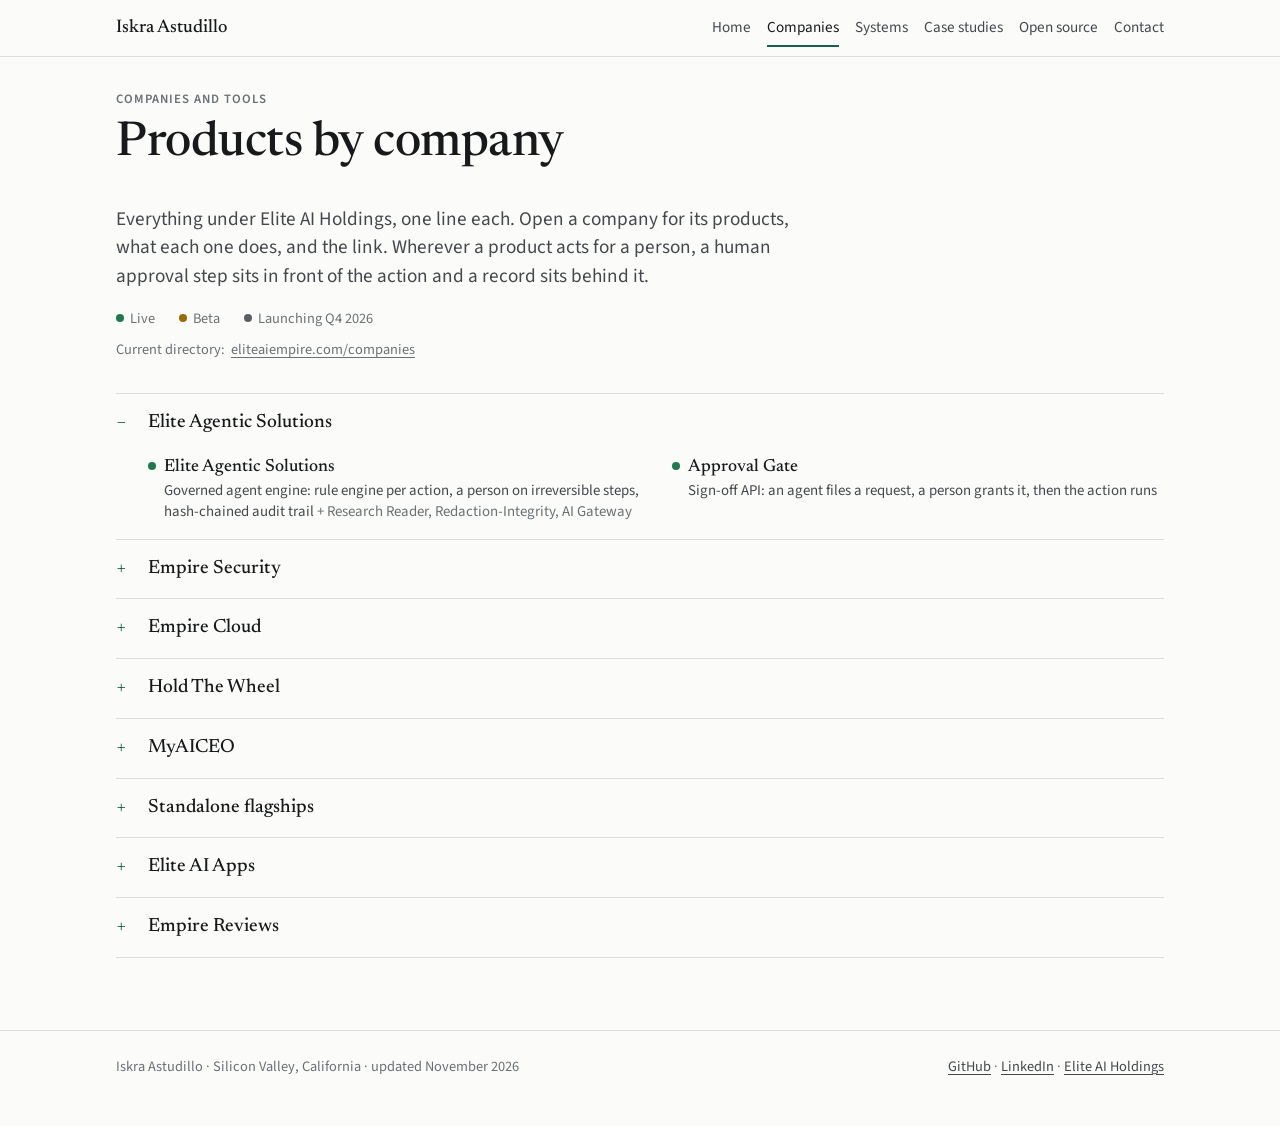
<file: companies.html>
<!doctype html>
<html lang="en">
<head>
<meta charset="utf-8">
<meta name="viewport" content="width=device-width, initial-scale=1">
<title>Companies · Iskra Astudillo</title>
<meta name="description" content="The products Iskra Astudillo built at Elite AI Holdings, grouped by company: one line each, with its link and status.">
<link rel="preconnect" href="https://fonts.googleapis.com">
<link rel="preconnect" href="https://fonts.gstatic.com" crossorigin>
<link rel="stylesheet" href="https://fonts.googleapis.com/css2?family=Newsreader:opsz,wght@6..72,400;6..72,500&family=Source+Sans+3:wght@400;600&display=swap">
<link rel="stylesheet" href="style.css">
</head>
<body>
<header class="site-header">
  <div class="wrap">
    <a class="brand" href="index.html">Iskra Astudillo</a>
    <nav class="main" aria-label="Main">
      <a href="index.html">Home</a>
      <a href="companies.html" aria-current="page">Companies</a>
      <a href="systems.html">Systems</a>
      <a href="case-studies.html">Case studies</a>
      <a href="open-source.html">Open source</a>
      <a href="contact.html">Contact</a>
    </nav>
  </div>
</header>

<main class="wrap">
  <div>
    <p class="kicker">Companies and tools</p>
    <h1>Products by company</h1>
  </div>
  <p class="lede">Everything under Elite AI Holdings, one line each. Open a company for its products, what each one does, and the link. Wherever a product acts for a person, a human approval step sits in front of the action and a record sits behind it.</p>
  <p class="legend"><span><i class="dot live"></i>Live</span><span><i class="dot beta"></i>Beta</span><span><i class="dot soon"></i>Launching Q4 2026</span><span class="muted">Current directory: <a href="https://eliteaiempire.com/companies/">eliteaiempire.com/companies</a></span></p>
    <div class="sectors">
    <details id="s1" open>
      <summary><span class="name">Elite Agentic Solutions</span></summary>
      <ul class="plist">
      <li id="p-elite-agentic-solutions"><i class="dot live" title="Live"></i><span class="row"><span class="pname"><a href="https://eliteagenticsolutions.com">Elite Agentic Solutions</a></span><span class="desc">Governed agent engine: rule engine per action, a person on irreversible steps, hash-chained audit trail <span class="subs">+ Research Reader, Redaction-Integrity, AI Gateway</span></span></span></li>
      <li id="p-approval-gate"><i class="dot live" title="Live"></i><span class="row"><span class="pname">Approval Gate</span><span class="desc">Sign-off API: an agent files a request, a person grants it, then the action runs</span></span></li>
      </ul>
    </details>
    <details id="s2">
      <summary><span class="name">Empire Security</span></summary>
      <ul class="plist">
      <li id="p-empire-security"><i class="dot soon" title="Launching Q4 2026"></i><span class="row"><span class="pname">Empire Security</span><span class="desc">One flat-price security posture report: surface, code, secrets, exposure and uptime evidence</span></span></li>
      <li id="p-scrubline"><i class="dot live" title="Live"></i><span class="row"><span class="pname"><a href="https://scrubline.eliteaiempire.com">Scrubline</a></span><span class="desc">Free exposure scan across 20 data brokers, with source-cited removal comparisons <span class="subs">+ PhotoSafe</span></span></span></li>
      <li id="p-audit-ledger"><i class="dot soon" title="Launching Q4 2026"></i><span class="row"><span class="pname"><a href="https://eliteagenticsolutions.com/products/audit-ledger/">Empire Security Evidence (Audit Ledger)</a></span><span class="desc">Hash-chained audit logs as evidence, on a path to SOC 2</span></span></li>
      <li id="p-bugclass"><i class="dot soon" title="Launching Q4 2026"></i><span class="row"><span class="pname"><a href="https://cloud.eliteaiempire.com/security/">Empire Security Code (BugClass detectors)</a></span><span class="desc">Finds bug classes, not instances; five open-source detectors as a CI action</span></span></li>
      <li id="p-empire-sentinel"><i class="dot live" title="Live"></i><span class="row"><span class="pname">Empire Security Availability (Sentinel)</span><span class="desc">Uptime monitoring with hash-chained attestation and AI alert triage</span></span></li>
      </ul>
    </details>
    <details id="s3">
      <summary><span class="name">Empire Cloud</span></summary>
      <ul class="plist">
      <li id="p-cloudhostai"><i class="dot live" title="Live"></i><span class="row"><span class="pname"><a href="https://cloud.eliteaiempire.com/hosting">Empire Cloud Hosting</a></span><span class="desc">One-click deploys on your own cloud account, with AI code review built in <span class="subs">+ Git, Pages, Storage</span></span></span></li>
      <li id="p-appbuilderai"><i class="dot live" title="Live"></i><span class="row"><span class="pname"><a href="https://appbuilderai.studio">AppBuilderAI</a></span><span class="desc">Seventeen code generators for apps, APIs and sites; you deploy the code yourself <span class="subs">+ Micro-SaaS Studio</span></span></span></li>
      <li id="p-trustdeskai"><i class="dot live" title="Live"></i><span class="row"><span class="pname"><a href="https://cloud.eliteaiempire.com/abuse-desk">Empire Cloud Abuse Desk</a></span><span class="desc">Abuse-complaint handling for hosts and marketplaces, every reply behind a human gate</span></span></li>
      <li id="p-cloudcostai"><i class="dot live" title="Live"></i><span class="row"><span class="pname"><a href="https://cloud.eliteaiempire.com/cost">Empire Cloud Cost</a></span><span class="desc">Savings report from a cloud billing export; processed in memory, never stored</span></span></li>
      <li id="p-cloudshiftai"><i class="dot live" title="Live"></i><span class="row"><span class="pname"><a href="https://cloud.eliteaiempire.com/migrate">Empire Cloud Migrate</a></span><span class="desc">Cost-delta report, draft infrastructure code and a migration runbook for leaving a hyperscaler</span></span></li>
      <li id="p-our-tools"><i class="dot live" title="Live"></i><span class="row"><span class="pname"><a href="https://cloud.eliteaiempire.com/marketplace">Empire Cloud Marketplace</a></span><span class="desc">Developer packs with instant license keys: detectors, agent skills, a SaaS component kit</span></span></li>
      <li id="p-elitesso"><i class="dot live" title="Live"></i><span class="row"><span class="pname"><a href="https://cloud.eliteaiempire.com/sso">Empire Cloud SSO</a></span><span class="desc">Drop-in single sign-on: magic links, SAML, SCIM and audit export</span></span></li>
      <li id="p-empire-edge"><i class="dot live" title="Live"></i><span class="row"><span class="pname"><a href="https://cloud.eliteaiempire.com/edge">Empire Cloud Edge</a></span><span class="desc">Identity gate, rate limits, security headers, DNS and CDN for self-hosted apps <span class="subs">+ DNS, CDN, Access</span></span></span></li>
      </ul>
    </details>
    <details id="s4">
      <summary><span class="name">Hold The Wheel</span></summary>
      <ul class="plist">
      <li id="p-holdthewheel"><i class="dot live" title="Live"></i><span class="row"><span class="pname"><a href="https://holdthewheel.eliteaiempire.com/distribute">Hold The Wheel</a></span><span class="desc">Back-office automation that proposes, drafts and executes only after approval, under a hard spend limit <span class="subs">+ Orchestrate, Distributor</span></span></span></li>
      <li id="p-makemycontent"><i class="dot live" title="Live"></i><span class="row"><span class="pname"><a href="https://makemycontent.org">MakeMyContent</a></span><span class="desc">Ad copy, landing pages, emails, SEO posts and video scripts, delivered as drafts <span class="subs">+ Narrate, Clips, Newsletter</span></span></span></li>
      <li id="p-answerbeacon"><i class="dot live" title="Live"></i><span class="row"><span class="pname"><a href="https://holdthewheel.eliteaiempire.com/rank">AnswerBeacon</a></span><span class="desc">Audits the 20 page elements AI answer engines read and writes the fix for each miss <span class="subs">+ Managed fix service, Design audit</span></span></span></li>
      </ul>
    </details>
    <details id="s5">
      <summary><span class="name">MyAICEO</span></summary>
      <ul class="plist">
      <li id="p-myaiceo"><i class="dot live" title="Live"></i><span class="row"><span class="pname"><a href="https://myaiceo.org">MyAICEO</a></span><span class="desc">Six business modules behind one CEO dashboard <span class="subs">+ Launch, Translate</span></span></span></li>
      <li id="p-myaiaccountant"><i class="dot live" title="Live"></i><span class="row"><span class="pname"><a href="https://myaiaccountant.xyz">MyAIAccountant</a></span><span class="desc">Multi-entity bookkeeping that drafts the tax schedules for a professional to review <span class="subs">in MyAICEO Accounting</span></span></span></li>
      <li id="p-taxmeup"><i class="dot beta" title="Beta"></i><span class="row"><span class="pname"><a href="https://taxmeup.xyz">TaxMeUp</a></span><span class="desc">Deduction report with citations, refund range and quarterly estimates <span class="subs">in MyAICEO Accounting</span></span></span></li>
      <li id="p-elite-support-ai"><i class="dot live" title="Live"></i><span class="row"><span class="pname"><a href="https://myaiceo.org/support">MyAICEO Support</a></span><span class="desc">Flat-priced support across chat, email, SMS, voice and Slack, with human approval on any reply</span></span></li>
      <li id="p-myecommerceai"><i class="dot live" title="Live"></i><span class="row"><span class="pname"><a href="https://myecommerceai.com">MyAICEO Commerce</a></span><span class="desc">Listing, pricing, ad and review tools for Amazon, eBay and Etsy sellers</span></span></li>
      <li id="p-summarizethis"><i class="dot live" title="Live"></i><span class="row"><span class="pname"><a href="https://summarizethis.org">MyAICEO Summarize</a></span><span class="desc">Meeting summaries, reports, dashboards and data extraction from your documents</span></span></li>
      <li id="p-legaldraft"><i class="dot live" title="Live"></i><span class="row"><span class="pname"><a href="https://myaiceo.org/legal">MyAICEO Legal</a></span><span class="desc">First drafts of contracts, policies and leases for an attorney to review</span></span></li>
      <li id="p-aiwebsitemaker"><i class="dot live" title="Live"></i><span class="row"><span class="pname"><a href="https://aiwebsitemaker.org">MyAICEO Website</a></span><span class="desc">Brand identity and a complete responsive website from a description <span class="subs">+ Website Store</span></span></span></li>
      </ul>
    </details>
    <details id="s6">
      <summary><span class="name">Standalone flagships</span></summary>
      <ul class="plist">
      <li id="p-cohostbnb"><i class="dot live" title="Live"></i><span class="row"><span class="pname"><a href="https://cohostbnb.xyz">CoHostBnB</a></span><span class="desc">Lodging operations: AI-drafted guest replies a person approves, housekeeping, maintenance, team handovers <span class="subs">+ Managed co-hosting</span></span></span></li>
      <li id="p-tradehouse"><i class="dot live" title="Live"></i><span class="row"><span class="pname"><a href="https://tradehouse.eliteaiempire.com">TradeHouse</a></span><span class="desc">Market-data research platform: one normalized API, bulk datasets and a replay engine <span class="subs">+ TickVault, API</span></span></span></li>
      </ul>
    </details>
    <details id="s7">
      <summary><span class="name">Elite AI Apps</span></summary>
      <ul class="plist">
      <li id="p-lumen"><i class="dot live" title="Live"></i><span class="row"><span class="pname"><a href="https://lumen.eliteaiempire.com">Lumen</a></span><span class="desc">Answer engine with an agent mode, and an API that routes each request to the cheapest adequate model <span class="subs">+ Data</span></span></span></li>
      <li id="p-myaicontractor"><i class="dot live" title="Live"></i><span class="row"><span class="pname"><a href="https://myaicontractor.org">MyAIContractor</a></span><span class="desc">Photoreal remodel renders from a room photo, with a shopping list and contractor bids</span></span></li>
      <li id="p-propertyproai"><i class="dot live" title="Live"></i><span class="row"><span class="pname">PropertyProAI</span><span class="desc">Fair Housing-checked listings, comparable-sales reports, lead chat and a deal pipeline for agents <span class="subs">+ Wholesale Heaven</span></span></span></li>
      <li id="p-careerpro"><i class="dot live" title="Live"></i><span class="row"><span class="pname"><a href="https://careerpro.tech">CareerPro</a></span><span class="desc">Resume builder, match score, interview practice and a form-filling extension you check and submit</span></span></li>
      <li id="p-tripgenius"><i class="dot live" title="Live"></i><span class="row"><span class="pname"><a href="https://tripgenius.xyz">TripGenius</a></span><span class="desc">Day-by-day itineraries that audit their own pacing and budget</span></span></li>
      <li id="p-ai-event-pro"><i class="dot live" title="Live"></i><span class="row"><span class="pname">AI Event Pro</span><span class="desc">Destination weddings and conferences planned end to end, with an RSVP portal and ticketing</span></span></li>
      <li id="p-loanpilotai"><i class="dot live" title="Live"></i><span class="row"><span class="pname"><a href="https://loanpilotai.eliteaiempire.com">LoanPilotAI</a></span><span class="desc">Educational mortgage pre-screen and affordability tools, no credit pull; not a lender <span class="subs">+ MortgagePulse</span></span></span></li>
      <li id="p-elite-soccer-academy"><i class="dot live" title="Live"></i><span class="row"><span class="pname"><a href="https://soccer.eliteaiempire.com">Elite Soccer Academy</a></span><span class="desc">Youth soccer training for ages 4 to 14 with online parent booking</span></span></li>
      <li id="p-mykidsbook"><i class="dot live" title="Live"></i><span class="row"><span class="pname"><a href="https://mykidsbook.org">MyKidsBook</a></span><span class="desc">Personalized children&#x27;s stories with the child as the hero, printable</span></span></li>
      <li id="p-aidating"><i class="dot live" title="Live"></i><span class="row"><span class="pname"><a href="https://aidating.art">AIDating</a></span><span class="desc">Profile writer, conversation starters, message analyzer and a scam detector</span></span></li>
      <li id="p-aischoolpro"><i class="dot live" title="Live"></i><span class="row"><span class="pname"><a href="https://aischoolpro.xyz">AISchoolPro</a></span><span class="desc">Subject tutors, test prep, an essay grader and a parent and teacher dashboard</span></span></li>
      <li id="p-cosmeticpreview"><i class="dot live" title="Live"></i><span class="row"><span class="pname"><a href="https://cosmeticpreview-app.eliteaiempire.com">CosmeticPreview</a></span><span class="desc">Consented preview of a cosmetic procedure before a consultation; lead routing for clinics <span class="subs">+ GlowUp</span></span></span></li>
      <li id="p-elite-health-essentials"><i class="dot live" title="Live"></i><span class="row"><span class="pname"><a href="https://elitehealthessentials.org">Elite Health Essentials</a></span><span class="desc">Supplement storefront with full Supplement Facts on every product</span></span></li>
      <li id="p-fixmyplant"><i class="dot live" title="Live"></i><span class="row"><span class="pname"><a href="https://fixmyplant.io">FixMyPlant</a></span><span class="desc">Plant identification, diagnosis and care schedules, with a free pet-toxicity database</span></span></li>
      <li id="p-myaidoctor"><i class="dot live" title="Live"></i><span class="row"><span class="pname"><a href="https://myaidoctor.health">MyAIDoctor</a></span><span class="desc">Consumer health assistant: symptom chat, lab-report explanations, interaction checks; not clinical</span></span></li>
      <li id="p-empire-games-studio"><i class="dot live" title="Live"></i><span class="row"><span class="pname">Empire Games Studio</span><span class="desc">Free browser games, no download</span></span></li>
      </ul>
    </details>
    <details id="s8">
      <summary><span class="name">Empire Reviews</span></summary>
      <ul class="plist">
      <li id="p-empire-reviews"><i class="dot live" title="Live"></i><span class="row"><span class="pname"><a href="https://reviews.eliteaiempire.com">Empire Reviews</a></span><span class="desc">Tested product reviews with a published method; best pick first even when it earns nothing</span></span></li>
      </ul>
    </details>
    </div>
</main>

<footer class="site-footer">
  <div class="wrap">
    <span>Iskra Astudillo · Silicon Valley, California · updated November 2026</span>
    <span><a href="https://github.com/iskra-astudillo">GitHub</a> · <a href="https://www.linkedin.com/in/iskra-astudillo-7b76463">LinkedIn</a> · <a href="https://eliteaiempire.com">Elite AI Holdings</a></span>
  </div>
</footer>
</body>
</html>
</file>
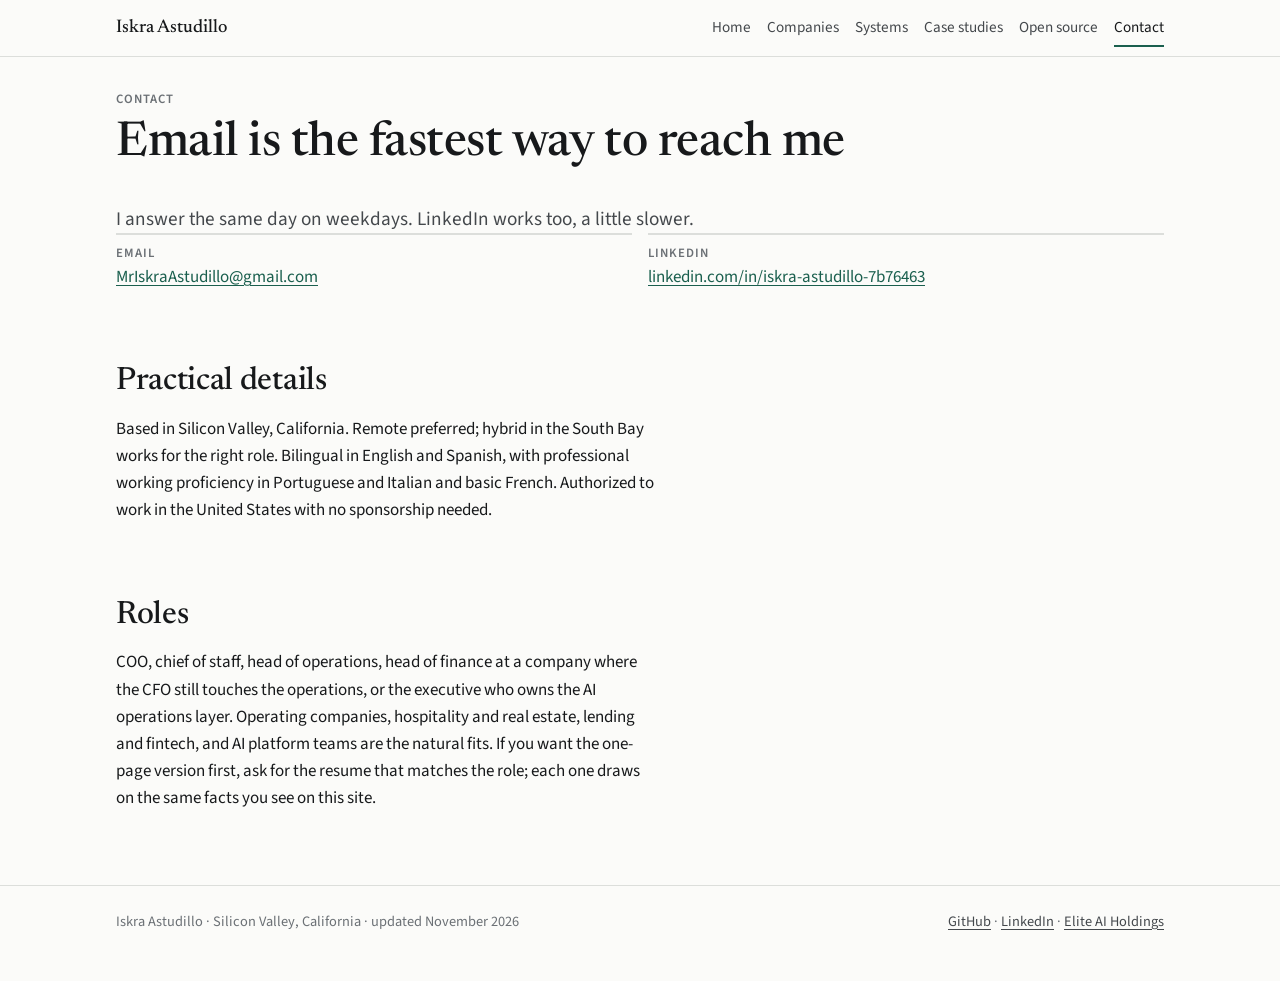
<file: contact.html>
<!doctype html>
<html lang="en">
<head>
<meta charset="utf-8">
<meta name="viewport" content="width=device-width, initial-scale=1">
<title>Contact · Iskra Astudillo</title>
<meta name="description" content="How to reach Iskra Astudillo: email and LinkedIn.">
<link rel="preconnect" href="https://fonts.googleapis.com">
<link rel="preconnect" href="https://fonts.gstatic.com" crossorigin>
<link rel="stylesheet" href="https://fonts.googleapis.com/css2?family=Newsreader:opsz,wght@6..72,400;6..72,500&family=Source+Sans+3:wght@400;600&display=swap">
<link rel="stylesheet" href="style.css">
</head>
<body>
<header class="site-header">
  <div class="wrap">
    <a class="brand" href="index.html">Iskra Astudillo</a>
    <nav class="main" aria-label="Main">
      <a href="index.html">Home</a>
      <a href="companies.html">Companies</a>
      <a href="systems.html">Systems</a>
      <a href="case-studies.html">Case studies</a>
      <a href="open-source.html">Open source</a>
      <a href="contact.html" aria-current="page">Contact</a>
    </nav>
  </div>
</header>

<main class="wrap">
  <div>
    <p class="kicker">Contact</p>
    <h1>Email is the fastest way to reach me</h1>
  </div>
  <p class="lede">I answer the same day on weekdays. LinkedIn works too, a little slower.</p>
  <ul class="contact-list">
    <li><span class="label">Email</span><a href="mailto:MrIskraAstudillo@gmail.com">MrIskraAstudillo@gmail.com</a></li>
    <li><span class="label">LinkedIn</span><a href="https://www.linkedin.com/in/iskra-astudillo-7b76463">linkedin.com/in/iskra-astudillo-7b76463</a></li>
  </ul>
  <h2>Practical details</h2>
  <p class="prose">Based in Silicon Valley, California. Remote preferred; hybrid in the South Bay works for the right role. Bilingual in English and Spanish, with professional working proficiency in Portuguese and Italian and basic French. Authorized to work in the United States with no sponsorship needed.</p>
  <h2>Roles</h2>
  <p class="prose">COO, chief of staff, head of operations, head of finance at a company where the CFO still touches the operations, or the executive who owns the AI operations layer. Operating companies, hospitality and real estate, lending and fintech, and AI platform teams are the natural fits. If you want the one-page version first, ask for the resume that matches the role; each one draws on the same facts you see on this site.</p>
</main>

<footer class="site-footer">
  <div class="wrap">
    <span>Iskra Astudillo · Silicon Valley, California · updated November 2026</span>
    <span><a href="https://github.com/iskra-astudillo">GitHub</a> · <a href="https://www.linkedin.com/in/iskra-astudillo-7b76463">LinkedIn</a> · <a href="https://eliteaiempire.com">Elite AI Holdings</a></span>
  </div>
</footer>
</body>
</html>
</file>
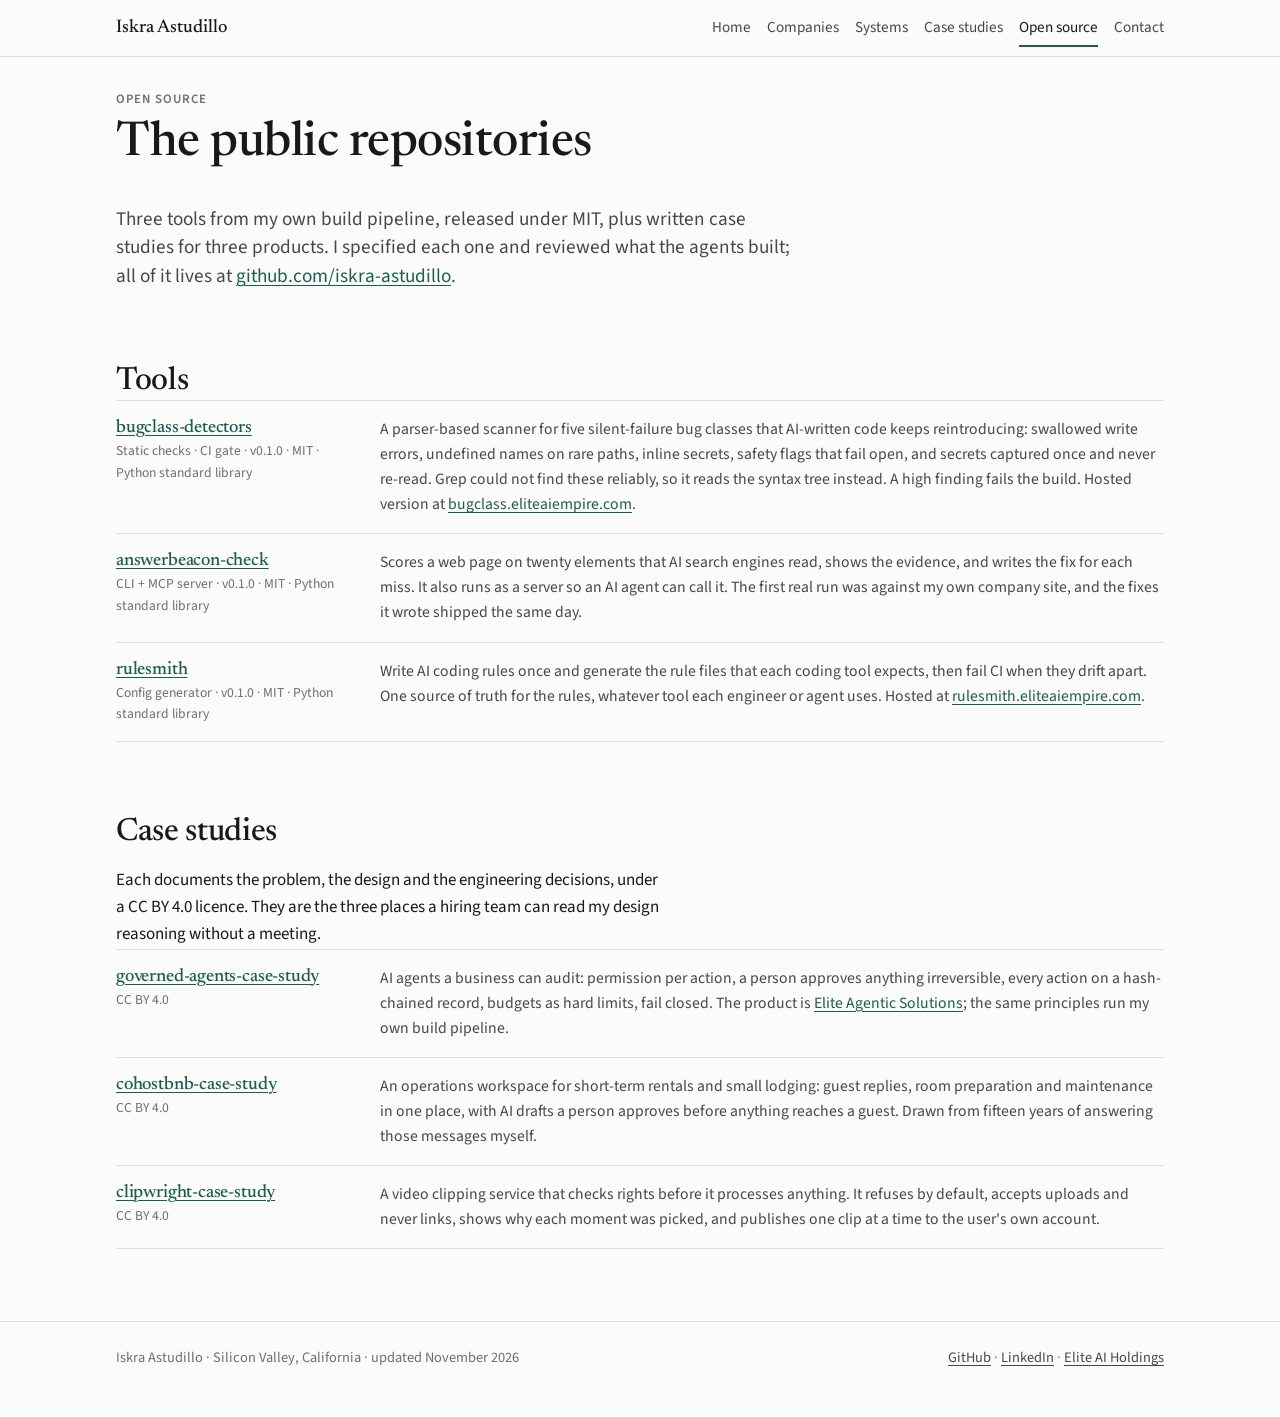
<file: open-source.html>
<!doctype html>
<html lang="en">
<head>
<meta charset="utf-8">
<meta name="viewport" content="width=device-width, initial-scale=1">
<title>Open source · Iskra Astudillo</title>
<meta name="description" content="Public repositories by Iskra Astudillo: bugclass-detectors, answerbeacon-check, rulesmith, and three product case studies.">
<link rel="preconnect" href="https://fonts.googleapis.com">
<link rel="preconnect" href="https://fonts.gstatic.com" crossorigin>
<link rel="stylesheet" href="https://fonts.googleapis.com/css2?family=Newsreader:opsz,wght@6..72,400;6..72,500&family=Source+Sans+3:wght@400;600&display=swap">
<link rel="stylesheet" href="style.css">
</head>
<body>
<header class="site-header">
  <div class="wrap">
    <a class="brand" href="index.html">Iskra Astudillo</a>
    <nav class="main" aria-label="Main">
      <a href="index.html">Home</a>
      <a href="companies.html">Companies</a>
      <a href="systems.html">Systems</a>
      <a href="case-studies.html">Case studies</a>
      <a href="open-source.html" aria-current="page">Open source</a>
      <a href="contact.html">Contact</a>
    </nav>
  </div>
</header>

<main class="wrap">
  <div>
    <p class="kicker">Open source</p>
    <h1>The public repositories</h1>
  </div>
  <p class="lede">Three tools from my own build pipeline, released under MIT, plus written case studies for three products. I specified each one and reviewed what the agents built; all of it lives at <a href="https://github.com/iskra-astudillo">github.com/iskra-astudillo</a>.</p>

  <h2>Tools</h2>
  <ul class="rows">
    <li>
      <div><h3><a href="https://github.com/iskra-astudillo/bugclass-detectors">bugclass-detectors</a></h3><span class="meta">Static checks · CI gate · v0.1.0 · MIT · Python standard library</span></div>
      <p>A parser-based scanner for five silent-failure bug classes that AI-written code keeps reintroducing: swallowed write errors, undefined names on rare paths, inline secrets, safety flags that fail open, and secrets captured once and never re-read. Grep could not find these reliably, so it reads the syntax tree instead. A high finding fails the build. Hosted version at <a href="https://bugclass.eliteaiempire.com">bugclass.eliteaiempire.com</a>.</p>
    </li>
    <li>
      <div><h3><a href="https://github.com/iskra-astudillo/answerbeacon-check">answerbeacon-check</a></h3><span class="meta">CLI + MCP server · v0.1.0 · MIT · Python standard library</span></div>
      <p>Scores a web page on twenty elements that AI search engines read, shows the evidence, and writes the fix for each miss. It also runs as a server so an AI agent can call it. The first real run was against my own company site, and the fixes it wrote shipped the same day.</p>
    </li>
    <li>
      <div><h3><a href="https://github.com/iskra-astudillo/rulesmith">rulesmith</a></h3><span class="meta">Config generator · v0.1.0 · MIT · Python standard library</span></div>
      <p>Write AI coding rules once and generate the rule files that each coding tool expects, then fail CI when they drift apart. One source of truth for the rules, whatever tool each engineer or agent uses. Hosted at <a href="https://rulesmith.eliteaiempire.com">rulesmith.eliteaiempire.com</a>.</p>
    </li>
  </ul>

  <h2>Case studies</h2>
  <p>Each documents the problem, the design and the engineering decisions, under a CC BY 4.0 licence. They are the three places a hiring team can read my design reasoning without a meeting.</p>
  <ul class="rows">
    <li>
      <div><h3><a href="https://github.com/iskra-astudillo/governed-agents-case-study">governed-agents-case-study</a></h3><span class="meta">CC BY 4.0</span></div>
      <p>AI agents a business can audit: permission per action, a person approves anything irreversible, every action on a hash-chained record, budgets as hard limits, fail closed. The product is <a href="https://eliteagenticsolutions.com">Elite Agentic Solutions</a>; the same principles run my own build pipeline.</p>
    </li>
    <li>
      <div><h3><a href="https://github.com/iskra-astudillo/cohostbnb-case-study">cohostbnb-case-study</a></h3><span class="meta">CC BY 4.0</span></div>
      <p>An operations workspace for short-term rentals and small lodging: guest replies, room preparation and maintenance in one place, with AI drafts a person approves before anything reaches a guest. Drawn from fifteen years of answering those messages myself.</p>
    </li>
    <li>
      <div><h3><a href="https://github.com/iskra-astudillo/clipwright-case-study">clipwright-case-study</a></h3><span class="meta">CC BY 4.0</span></div>
      <p>A video clipping service that checks rights before it processes anything. It refuses by default, accepts uploads and never links, shows why each moment was picked, and publishes one clip at a time to the user's own account.</p>
    </li>
  </ul>
</main>

<footer class="site-footer">
  <div class="wrap">
    <span>Iskra Astudillo · Silicon Valley, California · updated November 2026</span>
    <span><a href="https://github.com/iskra-astudillo">GitHub</a> · <a href="https://www.linkedin.com/in/iskra-astudillo-7b76463">LinkedIn</a> · <a href="https://eliteaiempire.com">Elite AI Holdings</a></span>
  </div>
</footer>
</body>
</html>
</file>
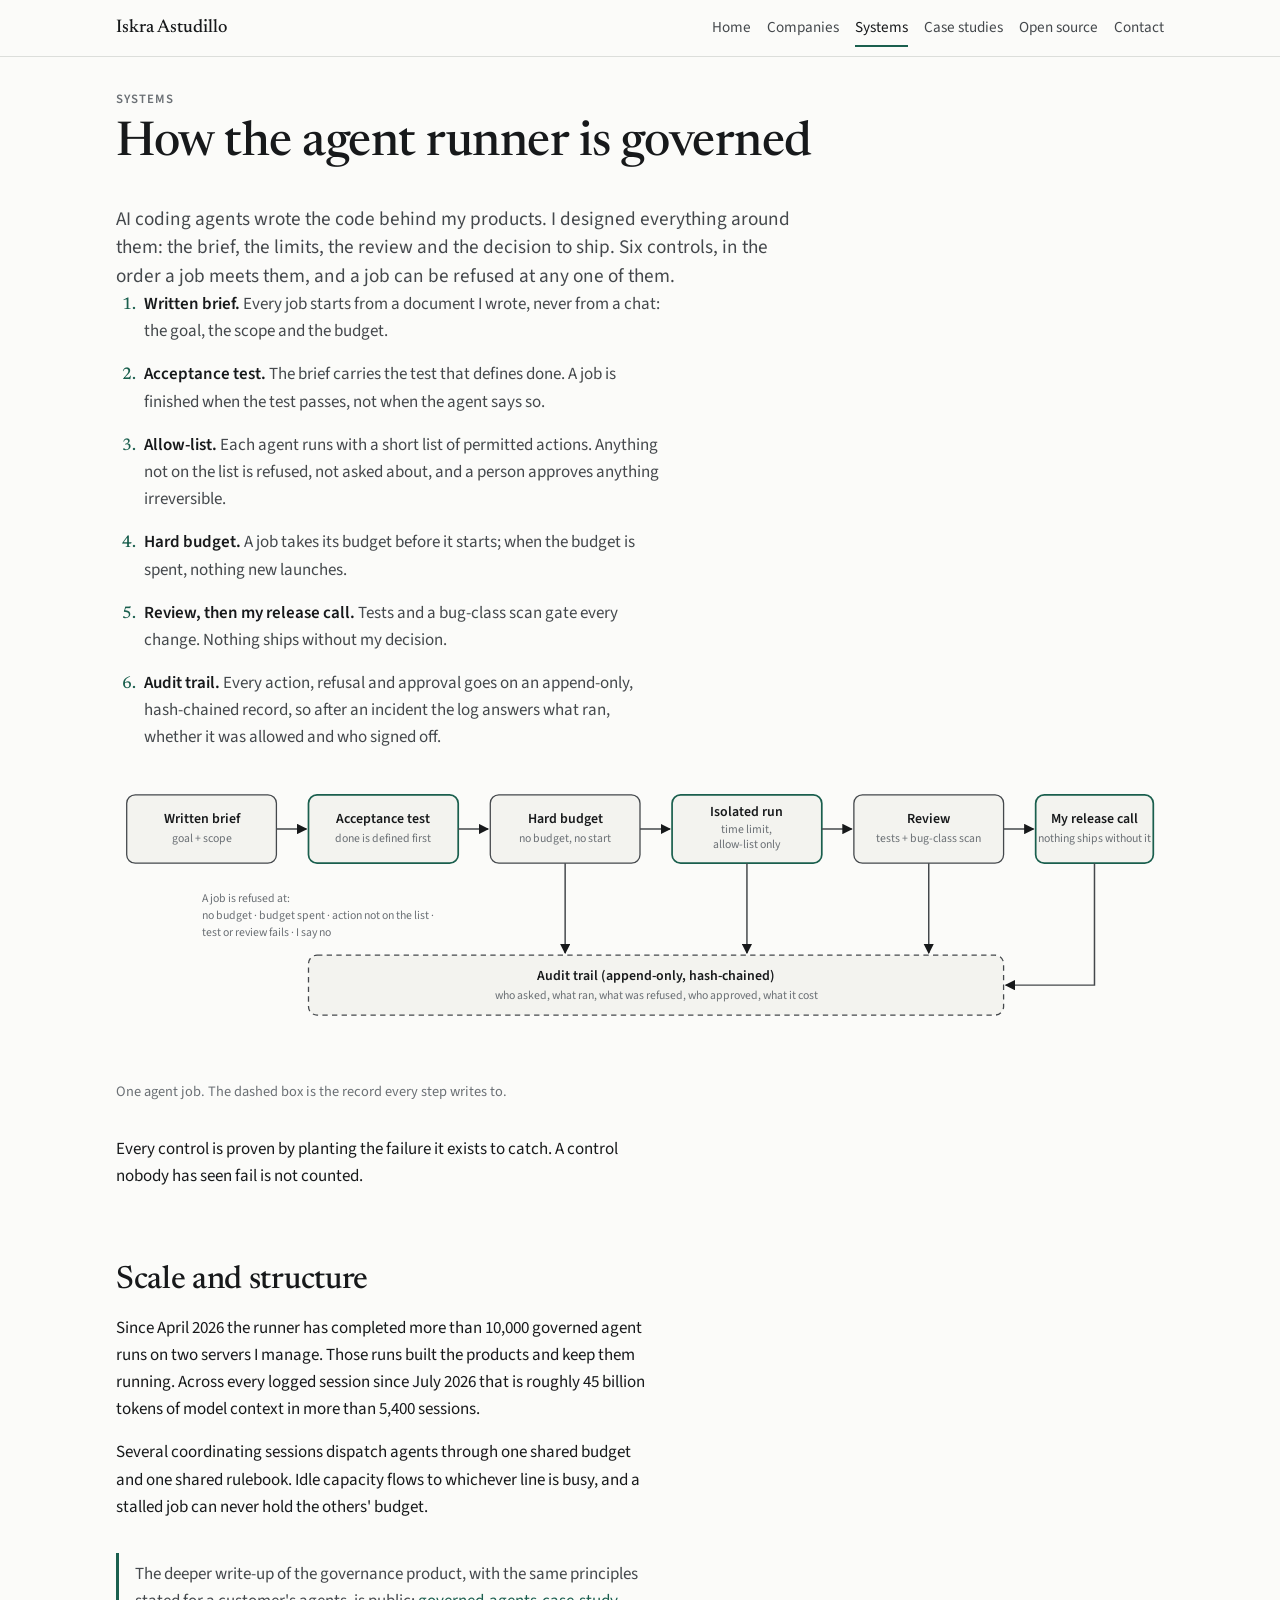
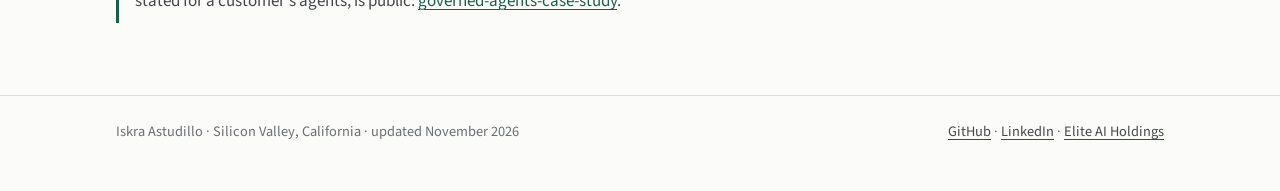
<file: systems.html>
<!doctype html>
<html lang="en">
<head>
<meta charset="utf-8">
<meta name="viewport" content="width=device-width, initial-scale=1">
<title>Systems · Iskra Astudillo</title>
<meta name="description" content="How the agent runner behind Elite AI Holdings is governed: a written brief, an acceptance test, an allow-list, a hard budget, review with a human release call, and a hash-chained audit trail.">
<link rel="preconnect" href="https://fonts.googleapis.com">
<link rel="preconnect" href="https://fonts.gstatic.com" crossorigin>
<link rel="stylesheet" href="https://fonts.googleapis.com/css2?family=Newsreader:opsz,wght@6..72,400;6..72,500&family=Source+Sans+3:wght@400;600&display=swap">
<link rel="stylesheet" href="style.css">
</head>
<body>
<header class="site-header">
  <div class="wrap">
    <a class="brand" href="index.html">Iskra Astudillo</a>
    <nav class="main" aria-label="Main">
      <a href="index.html">Home</a>
      <a href="companies.html">Companies</a>
      <a href="systems.html" aria-current="page">Systems</a>
      <a href="case-studies.html">Case studies</a>
      <a href="open-source.html">Open source</a>
      <a href="contact.html">Contact</a>
    </nav>
  </div>
</header>

<main class="wrap">
  <div>
    <p class="kicker">Systems</p>
    <h1>How the agent runner is governed</h1>
  </div>
  <p class="lede">AI coding agents wrote the code behind my products. I designed everything around them: the brief, the limits, the review and the decision to ship. Six controls, in the order a job meets them, and a job can be refused at any one of them.</p>

  <ol class="controls">
    <li><b>Written brief.</b> Every job starts from a document I wrote, never from a chat: the goal, the scope and the budget.</li>
    <li><b>Acceptance test.</b> The brief carries the test that defines done. A job is finished when the test passes, not when the agent says so.</li>
    <li><b>Allow-list.</b> Each agent runs with a short list of permitted actions. Anything not on the list is refused, not asked about, and a person approves anything irreversible.</li>
    <li><b>Hard budget.</b> A job takes its budget before it starts; when the budget is spent, nothing new launches.</li>
    <li><b>Review, then my release call.</b> Tests and a bug-class scan gate every change. Nothing ships without my decision.</li>
    <li><b>Audit trail.</b> Every action, refusal and approval goes on an append-only, hash-chained record, so after an incident the log answers what ran, whether it was allowed and who signed off.</li>
  </ol>

  <figure>
    <div class="scroll">
    <svg viewBox="0 0 980 300" role="img" aria-labelledby="f1t">
      <title id="f1t">Flow of one agent job: brief with acceptance test, budget, isolated run under an allow-list, automated review, human release, audit record.</title>
      <defs><marker id="ar" viewBox="0 0 10 10" refX="9" refY="5" markerWidth="7" markerHeight="7" orient="auto"><path d="M0,0 L10,5 L0,10 z" class="svg-ink"/></marker></defs>
      <g>
        <rect x="10" y="40" width="140" height="64" rx="8" class="svg-box"/>
        <text x="80" y="66" text-anchor="middle" class="svg-t">Written brief</text>
        <text x="80" y="84" text-anchor="middle" class="svg-s">goal + scope</text>
        <rect x="180" y="40" width="140" height="64" rx="8" class="svg-acc"/>
        <text x="250" y="66" text-anchor="middle" class="svg-t">Acceptance test</text>
        <text x="250" y="84" text-anchor="middle" class="svg-s">done is defined first</text>
        <rect x="350" y="40" width="140" height="64" rx="8" class="svg-box"/>
        <text x="420" y="66" text-anchor="middle" class="svg-t">Hard budget</text>
        <text x="420" y="84" text-anchor="middle" class="svg-s">no budget, no start</text>
        <rect x="520" y="40" width="140" height="64" rx="8" class="svg-acc"/>
        <text x="590" y="60" text-anchor="middle" class="svg-t">Isolated run</text>
        <text x="590" y="76" text-anchor="middle" class="svg-s">time limit,</text>
        <text x="590" y="90" text-anchor="middle" class="svg-s">allow-list only</text>
        <rect x="690" y="40" width="140" height="64" rx="8" class="svg-box"/>
        <text x="760" y="66" text-anchor="middle" class="svg-t">Review</text>
        <text x="760" y="84" text-anchor="middle" class="svg-s">tests + bug-class scan</text>
        <rect x="860" y="40" width="110" height="64" rx="8" class="svg-acc"/>
        <text x="915" y="66" text-anchor="middle" class="svg-t">My release call</text>
        <text x="915" y="84" text-anchor="middle" class="svg-s">nothing ships without it</text>
        <path d="M150 72 H178" class="svg-line" marker-end="url(#ar)"/>
        <path d="M320 72 H348" class="svg-line" marker-end="url(#ar)"/>
        <path d="M490 72 H518" class="svg-line" marker-end="url(#ar)"/>
        <path d="M660 72 H688" class="svg-line" marker-end="url(#ar)"/>
        <path d="M830 72 H858" class="svg-line" marker-end="url(#ar)"/>
      </g>
      <g>
        <rect x="180" y="190" width="650" height="56" rx="8" class="svg-box" stroke-dasharray="5 4"/>
        <text x="505" y="213" text-anchor="middle" class="svg-t">Audit trail (append-only, hash-chained)</text>
        <text x="505" y="231" text-anchor="middle" class="svg-s">who asked, what ran, what was refused, who approved, what it cost</text>
        <path d="M420 104 V188" class="svg-line" marker-end="url(#ar)"/>
        <path d="M590 104 V188" class="svg-line" marker-end="url(#ar)"/>
        <path d="M760 104 V188" class="svg-line" marker-end="url(#ar)"/>
        <path d="M915 104 V218 H832" class="svg-line" marker-end="url(#ar)"/>
      </g>
      <g>
        <text x="80" y="140" class="svg-s">A job is refused at:</text>
        <text x="80" y="156" class="svg-s">no budget · budget spent · action not on the list ·</text>
        <text x="80" y="172" class="svg-s">test or review fails · I say no</text>
      </g>
    </svg>
    </div>
    <figcaption>One agent job. The dashed box is the record every step writes to.</figcaption>
  </figure>

  <p>Every control is proven by planting the failure it exists to catch. A control nobody has seen fail is not counted.</p>

  <h2>Scale and structure</h2>
  <p>Since April 2026 the runner has completed more than 10,000 governed agent runs on two servers I manage. Those runs built the products and keep them running. Across every logged session since July 2026 that is roughly 45 billion tokens of model context in more than 5,400 sessions.</p>
  <p>Several coordinating sessions dispatch agents through one shared budget and one shared rulebook. Idle capacity flows to whichever line is busy, and a stalled job can never hold the others' budget.</p>

  <div class="note"><p>The deeper write-up of the governance product, with the same principles stated for a customer's agents, is public: <a href="https://github.com/iskra-astudillo/governed-agents-case-study">governed-agents-case-study</a>.</p></div>
</main>

<footer class="site-footer">
  <div class="wrap">
    <span>Iskra Astudillo · Silicon Valley, California · updated November 2026</span>
    <span><a href="https://github.com/iskra-astudillo">GitHub</a> · <a href="https://www.linkedin.com/in/iskra-astudillo-7b76463">LinkedIn</a> · <a href="https://eliteaiempire.com">Elite AI Holdings</a></span>
  </div>
</footer>
</body>
</html>
</file>
<file: style.css>
/* Iskra Astudillo — portfolio.
   Layout: one column, 1080px shell, 68ch reading measure, 8px rhythm. No JS.
   Type: Newsreader (headings) + Source Sans 3 (body, UI, numerals). One accent. */
:root {
  --bg: #fbfbf9;
  --surface: #f3f3ef;
  --ink: #17191b;
  --ink-2: #44484c;
  --muted: #6b7075;
  --line: #dcdedb;
  --accent: #1a5f4e;
  --on-accent: #ffffff;
  --live: #1f7a4d;
  --beta: #9a6b00;
  --soon: #5b5f66;
  --font-head: "Newsreader", "Iowan Old Style", "Palatino Linotype", Georgia, serif;
  --font-body: "Source Sans 3", "Source Sans Pro", -apple-system, BlinkMacSystemFont, "Segoe UI", Helvetica, Arial, sans-serif;
  --shell: 1080px;
  --measure: 68ch;
  --s1: 8px; --s2: 16px; --s3: 24px; --s4: 32px; --s5: 48px; --s6: 72px;
  color-scheme: light;
}
@media (prefers-color-scheme: dark) {
  :root:not([data-theme="light"]) {
    --bg: #121415; --surface: #1a1d1f; --ink: #e9eae6; --ink-2: #c2c5c0; --muted: #8f948f;
    --line: #2b2f31; --accent: #7fcdb4; --on-accent: #0f1a16; --live: #6fcf97; --beta: #e0b452; --soon: #a3a8ad;
    color-scheme: dark;
  }
}
:root[data-theme="dark"] {
  --bg: #121415; --surface: #1a1d1f; --ink: #e9eae6; --ink-2: #c2c5c0; --muted: #8f948f;
  --line: #2b2f31; --accent: #7fcdb4; --on-accent: #0f1a16; --live: #6fcf97; --beta: #e0b452; --soon: #a3a8ad;
  color-scheme: dark;
}

*, *::before, *::after { box-sizing: border-box; }
html { -webkit-text-size-adjust: 100%; scroll-behavior: smooth; }
@media (prefers-reduced-motion: reduce) { html { scroll-behavior: auto; } }
body {
  margin: 0; background: var(--bg); color: var(--ink);
  font-family: var(--font-body); font-size: 17px; line-height: 1.6;
  font-variant-numeric: tabular-nums;
}
img { max-width: 100%; height: auto; }
a { color: var(--accent); text-decoration: underline; text-decoration-thickness: 1px; text-underline-offset: 3px; }
a:hover { text-decoration-thickness: 2px; }
a:focus-visible, summary:focus-visible { outline: 2px solid var(--accent); outline-offset: 3px; border-radius: 2px; }

h1, h2, h3, h4 { font-family: var(--font-head); font-weight: 500; line-height: 1.15; letter-spacing: -0.01em; margin: 0; text-wrap: balance; color: var(--ink); }
h1 { font-size: clamp(2rem, 1.2rem + 3.2vw, 3rem); }
h2 { font-size: clamp(1.5rem, 1.15rem + 1.4vw, 2rem); }
h3 { font-size: 1.35rem; }
h4 { font-size: 1.1rem; font-family: var(--font-body); font-weight: 600; }
p, ul, ol, dl, table, figure { margin: 0; }
p + p, .prose > * + * { margin-top: var(--s2); }
.prose { max-width: var(--measure); }
.lede { font-size: 1.2rem; line-height: 1.5; color: var(--ink-2); max-width: var(--measure); }
.eyebrow { font-size: .8rem; font-weight: 600; text-transform: uppercase; letter-spacing: .08em; color: var(--muted); }
.kicker { font-size: .8rem; font-weight: 600; text-transform: uppercase; letter-spacing: .08em; color: var(--muted); margin: 0 0 var(--s1); }
.muted { color: var(--muted); }
.small { font-size: .9rem; }
b, strong { font-weight: 600; }
hr { border: 0; border-top: 1px solid var(--line); margin: 0; }

/* shell */
.wrap { max-width: var(--shell); margin: 0 auto; padding-left: max(16px, env(safe-area-inset-left, 0px)); padding-right: max(16px, env(safe-area-inset-right, 0px)); }
main.wrap { padding-block: var(--s4) var(--s6); }
main > * + * { margin-top: var(--s4); }
main > section + section, main > h2 { margin-top: var(--s6); }
main > h2 + * { margin-top: var(--s2); }
main > h3 { margin-top: var(--s4); }
main > h3 + * { margin-top: var(--s1); }
@media (max-width: 640px) { main > section + section, main > h2 { margin-top: var(--s5); } }

/* header */
.site-header { border-bottom: 1px solid var(--line); background: var(--bg); position: sticky; top: 0; z-index: 10; }
.site-header .wrap { display: flex; align-items: center; justify-content: space-between; gap: var(--s1) var(--s3); min-height: 56px; flex-wrap: wrap; padding-block: var(--s1); }
.brand { font-family: var(--font-head); font-size: 1.15rem; font-weight: 500; text-decoration: none; color: var(--ink); white-space: nowrap; }
nav.main { display: flex; gap: 2px var(--s2); flex-wrap: wrap; font-size: .95rem; }
nav.main a { color: var(--ink-2); text-decoration: none; padding: 6px 0; border-bottom: 2px solid transparent; }
nav.main a:hover { color: var(--ink); }
nav.main a[aria-current="page"] { color: var(--ink); border-bottom-color: var(--accent); }

/* hero */
.hero { display: grid; gap: var(--s4); grid-template-columns: 1fr; align-items: start; }
@media (min-width: 720px) { .hero { grid-template-columns: minmax(0, 1fr) 176px; gap: var(--s5); } }
.hero .portrait { order: -1; width: 112px; height: 112px; object-fit: cover; border-radius: 8px; display: block; border: 1px solid var(--line); }
@media (min-width: 720px) { .hero .portrait { order: 0; width: 176px; height: 176px; } }
.hero h1 { margin-top: var(--s1); }
.hero .lede { margin-top: var(--s2); }
.hero .prose { margin-top: var(--s3); }
.hero .actions { display: flex; flex-wrap: wrap; gap: var(--s1) var(--s2); margin-top: var(--s3); }
.btn { display: inline-block; font-weight: 600; text-decoration: none; padding: 10px 16px; border-radius: 6px; background: var(--accent); color: var(--on-accent); border: 1px solid var(--accent); }
.btn.ghost { background: transparent; color: var(--accent); }
.btn:hover { text-decoration: none; filter: brightness(1.08); }

/* proof strip */
.proof { display: grid; grid-template-columns: repeat(2, minmax(0, 1fr)); gap: var(--s3) var(--s4); border-top: 1px solid var(--line); border-bottom: 1px solid var(--line); padding-block: var(--s3); }
@media (min-width: 720px) { .proof { grid-template-columns: repeat(4, minmax(0, 1fr)); } }
.proof b { display: block; font-family: var(--font-head); font-weight: 500; font-size: 2rem; line-height: 1.1; color: var(--ink); }
.proof span { display: block; color: var(--muted); font-size: .92rem; margin-top: 4px; line-height: 1.35; }

/* section head */
.section-head { display: flex; align-items: baseline; justify-content: space-between; gap: var(--s2); flex-wrap: wrap; }
.section-head .eyebrow { flex-basis: 100%; }
.section-head a.more { font-size: .95rem; white-space: nowrap; }
.section-head + * { margin-top: var(--s3); }
.section-head + .timeline { margin-top: var(--s4); }
@media (min-width: 720px) { .section-head + .timeline { margin-top: var(--s5); } }

/* featured case studies */
.cases { display: grid; grid-template-columns: 1fr; gap: 0; border-top: 1px solid var(--line); }
.case { display: grid; grid-template-columns: 1fr; gap: var(--s2); padding-block: var(--s3); border-bottom: 1px solid var(--line); }
@media (min-width: 840px) { .case { grid-template-columns: 220px minmax(0, 1fr); gap: var(--s4); } }
.case .head h3 { font-size: 1.3rem; }
.case .head .eyebrow { margin-top: 6px; display: block; }
.case dl { display: grid; grid-template-columns: 1fr; gap: var(--s2); margin: 0; }
@media (min-width: 640px) { .case dl { grid-template-columns: repeat(3, minmax(0, 1fr)); gap: var(--s3); } }
.case dt { font-size: .8rem; font-weight: 600; text-transform: uppercase; letter-spacing: .08em; color: var(--muted); margin-bottom: 4px; }
.case dd { margin: 0; color: var(--ink-2); font-size: .98rem; }
.case dd b { color: var(--ink); }

/* timeline strip */
.timeline { list-style: none; margin: 0; padding: 0; display: grid; grid-template-columns: 1fr; gap: 0; border-left: 2px solid var(--line); }
.timeline li { position: relative; padding: 0 0 var(--s3) var(--s3); }
.timeline li::before { content: ""; position: absolute; left: -7px; top: .5rem; width: 12px; height: 12px; border-radius: 50%; background: var(--bg); border: 2px solid var(--accent); }
.timeline li.builder::before { background: var(--accent); }
.timeline .year { font-family: var(--font-head); font-size: 1.3rem; font-weight: 500; line-height: 1.1; }
.timeline .chapter { font-size: .78rem; font-weight: 600; text-transform: uppercase; letter-spacing: .08em; color: var(--muted); margin-left: var(--s1); }
.timeline p { margin-top: 6px; color: var(--ink-2); font-size: .98rem; max-width: 60ch; }
@media (min-width: 720px) {
  .timeline { grid-template-columns: repeat(3, minmax(0, 1fr)); border-left: 0; gap: var(--s4) var(--s4); }
  .timeline li { padding: var(--s2) 0 0 0; border-top: 2px solid var(--line); }
  .timeline li::before { left: 0; top: -7px; }
  .timeline .chapter { display: block; margin: 2px 0 0; }
}

/* sector index (home) and product rows (companies page) */
.sectors { border-top: 1px solid var(--line); }
.sectors details { border-bottom: 1px solid var(--line); }
.sectors summary { cursor: pointer; list-style: none; display: flex; align-items: baseline; gap: var(--s2); padding-block: 14px; }
.sectors summary::-webkit-details-marker { display: none; }
.sectors summary::before { content: "+"; font-family: var(--font-head); font-size: 1.3rem; line-height: 1; color: var(--accent); width: 16px; flex: none; }
.sectors details[open] summary::before { content: "\2212"; }
.sectors summary .name { font-family: var(--font-head); font-size: 1.2rem; font-weight: 500; flex: 1 1 auto; min-width: 0; }
.sectors summary .count { color: var(--muted); font-size: .92rem; white-space: nowrap; }
.sectors ul { list-style: none; margin: 0; padding: 0 0 var(--s2) 32px; display: grid; grid-template-columns: 1fr; gap: 6px var(--s3); font-size: .98rem; }
@media (min-width: 640px) { .sectors ul { grid-template-columns: repeat(2, minmax(0, 1fr)); } }
@media (min-width: 960px) { .sectors ul { grid-template-columns: repeat(3, minmax(0, 1fr)); } }
.sectors li { display: flex; gap: var(--s1); align-items: baseline; min-width: 0; }
.sectors li a { text-decoration: none; color: var(--ink); }
.sectors li a:hover { text-decoration: underline; }
.dot { display: inline-block; width: 8px; height: 8px; border-radius: 50%; flex: none; background: var(--muted); position: relative; top: -1px; }
.dot.live { background: var(--live); } .dot.beta { background: var(--beta); } .dot.soon { background: var(--soon); }
.legend { display: flex; flex-wrap: wrap; gap: var(--s1) var(--s3); font-size: .9rem; color: var(--muted); align-items: center; }
.legend span { display: inline-flex; align-items: center; gap: 6px; }

.products { list-style: none; margin: 0; padding: 0; border-top: 1px solid var(--line); }
.product { display: grid; grid-template-columns: 1fr; gap: 4px var(--s3); padding-block: var(--s2); border-bottom: 1px solid var(--line); }
@media (min-width: 720px) { .product { grid-template-columns: 200px minmax(0, 1fr); } }
.product .name { font-family: var(--font-head); font-size: 1.15rem; font-weight: 500; display: flex; gap: var(--s1); align-items: baseline; min-width: 0; }
.product .name .dot { top: -2px; }
.product .status { display: block; font-family: var(--font-body); font-size: .82rem; color: var(--muted); margin-top: 2px; }
.product .what { color: var(--ink-2); font-size: .98rem; }
.product .for { color: var(--muted); font-size: .92rem; margin-top: 4px; }
.product .for a { margin-left: var(--s1); }
.sector { scroll-margin-top: 72px; }
.sector + .sector { margin-top: var(--s5); }
.sector h2 + p { margin-top: var(--s1); }
.sector .products { margin-top: var(--s2); }
.toc { display: flex; flex-wrap: wrap; gap: 6px var(--s2); font-size: .92rem; margin: 0; padding: 0; list-style: none; }
.toc a { text-decoration: none; border-bottom: 1px solid var(--line); color: var(--ink-2); }
.toc a:hover { color: var(--ink); border-bottom-color: var(--accent); }

/* generic lists of work (open source, systems summary) */
.rows { list-style: none; margin: 0; padding: 0; border-top: 1px solid var(--line); }
.rows > li { display: grid; grid-template-columns: 1fr; gap: 4px var(--s3); padding-block: var(--s2); border-bottom: 1px solid var(--line); }
@media (min-width: 720px) { .rows > li { grid-template-columns: 240px minmax(0, 1fr); } }
.rows h3 { font-size: 1.15rem; }
.rows .meta { display: block; font-size: .85rem; color: var(--muted); margin-top: 2px; }
.rows p { color: var(--ink-2); font-size: .98rem; }

/* two-up text (systems summary on home, before/after) */
.two { display: grid; grid-template-columns: 1fr; gap: var(--s3) var(--s5); }
@media (min-width: 720px) { .two { grid-template-columns: repeat(2, minmax(0, 1fr)); } }
.ba { display: grid; grid-template-columns: 1fr; gap: var(--s2); }
@media (min-width: 640px) { .ba { grid-template-columns: repeat(2, minmax(0, 1fr)); } }
.ba > div { border-top: 2px solid var(--line); padding-top: var(--s2); }
.ba h3 { font-size: 1.05rem; font-family: var(--font-body); font-weight: 600; margin-bottom: var(--s1); }
.ba p { color: var(--ink-2); font-size: .98rem; }

/* cards: used sparingly (contact) */
.card { border: 1px solid var(--line); border-radius: 8px; padding: var(--s2) var(--s3); background: var(--surface); }
.card h3 { font-size: 1.05rem; font-family: var(--font-body); font-weight: 600; margin-bottom: 4px; }
.grid { display: grid; gap: var(--s2); grid-template-columns: 1fr; }
@media (min-width: 640px) { .grid.two { grid-template-columns: 1fr 1fr; } }

/* figures, tables, notes */
figure { margin: 0; }
figure .scroll { overflow-x: auto; }
figure svg { width: 100%; min-width: 640px; height: auto; display: block; }
figcaption { color: var(--muted); font-size: .9rem; margin-top: var(--s1); }
.table-scroll { overflow-x: auto; }
table { border-collapse: collapse; width: 100%; font-size: .95rem; min-width: 560px; }
th, td { text-align: left; padding: 10px 12px 10px 0; border-bottom: 1px solid var(--line); vertical-align: top; }
th { font-size: .78rem; text-transform: uppercase; letter-spacing: .06em; color: var(--muted); font-weight: 600; }
.note { border-left: 3px solid var(--accent); padding: var(--s1) var(--s2); color: var(--ink-2); }
.svg-ink { fill: var(--ink); }
.svg-box { fill: var(--surface); stroke: var(--ink-2); stroke-width: 1.2; }
.svg-acc { fill: var(--surface); stroke: var(--accent); stroke-width: 1.6; }
.svg-line { stroke: var(--ink-2); stroke-width: 1.4; fill: none; }
.svg-muted { fill: var(--muted); }
.svg-t { font: 600 13px var(--font-body); fill: var(--ink); }
.svg-s { font: 11px var(--font-body); fill: var(--muted); }

/* contact + footer */
.contact-list { list-style: none; margin: 0; padding: 0; display: grid; gap: var(--s2); grid-template-columns: 1fr; }
@media (min-width: 640px) { .contact-list { grid-template-columns: 1fr 1fr; } }
.contact-list li { border-top: 2px solid var(--line); padding-top: var(--s1); }
.contact-list .label { display: block; font-size: .8rem; font-weight: 600; text-transform: uppercase; letter-spacing: .08em; color: var(--muted); }
.contact-list a { word-break: break-word; }
.site-footer { border-top: 1px solid var(--line); color: var(--muted); font-size: .9rem; padding-block: var(--s3) var(--s5); }
.site-footer .wrap { display: flex; flex-wrap: wrap; gap: var(--s1) var(--s3); justify-content: space-between; }
.site-footer a { color: var(--ink-2); }

/* reading measure for page-level paragraphs and lists */
main > p, main > ul:not(.toc):not(.rows):not(.products):not(.contact-list), main > .note { max-width: var(--measure); }

/* v4: one accordion (companies page) with name + one line + link; sector strip on the home page */
.sectors .plist { list-style: none; margin: 0; padding: 0 0 var(--s2) 32px; display: grid; grid-template-columns: 1fr; gap: 8px var(--s4); font-size: .98rem; }
@media (min-width: 840px) { .sectors .plist { grid-template-columns: repeat(2, minmax(0, 1fr)); } }
.sectors .plist li { display: flex; gap: var(--s1); align-items: baseline; min-width: 0; scroll-margin-top: 72px; }
.sectors .plist .row { display: block; min-width: 0; }
.sectors .plist .pname { font-family: var(--font-head); font-size: 1.1rem; font-weight: 500; }
.sectors .plist .pname a { text-decoration: none; color: var(--ink); }
.sectors .plist .pname a:hover { text-decoration: underline; }
.sectors .plist .desc { display: block; color: var(--ink-2); font-size: .93rem; line-height: 1.4; }
.sectors .plist .subs { color: var(--muted); }
.legend .muted a { color: var(--muted); }
.strip { list-style: none; margin: 0; padding: 0; border-top: 1px solid var(--line); display: grid; grid-template-columns: 1fr; }
@media (min-width: 720px) { .strip { grid-template-columns: repeat(2, minmax(0, 1fr)); column-gap: var(--s5); } }
.strip li { display: flex; justify-content: space-between; align-items: baseline; gap: var(--s2); padding: 10px 0; border-bottom: 1px solid var(--line); }
.strip a { text-decoration: none; color: var(--ink); font-family: var(--font-head); font-size: 1.1rem; }
.strip a:hover { text-decoration: underline; }
.strip .count { color: var(--muted); font-variant-numeric: tabular-nums; }

/* v4: decision cards and before/after bullets */
.case dd ul, .ba ul { margin: 0; padding-left: 1.1em; }
.case dd li + li, .ba li + li { margin-top: 4px; }
.ba { grid-template-columns: 1fr; }
@media (min-width: 720px) { .ba { grid-template-columns: repeat(3, minmax(0, 1fr)); } }
.ba ul { color: var(--ink-2); font-size: .98rem; }
.oss-list { list-style: none; margin: 0; padding: 0; border-top: 1px solid var(--line); border-bottom: 1px solid var(--line); display: grid; grid-template-columns: 1fr; }
.oss-list li { display: flex; flex-direction: column; gap: 2px; padding: 12px 0; border-bottom: 1px solid var(--line); }
.oss-list li:last-child { border-bottom: 0; }
.oss-list a { font-family: var(--font-head); font-size: 1.1rem; text-decoration: none; color: var(--ink); }
.oss-list a:hover { text-decoration: underline; }
.oss-list .meta { color: var(--muted); font-size: .92rem; }
@media (min-width: 720px) {
  .oss-list { grid-template-columns: repeat(3, minmax(0, 1fr)); column-gap: var(--s4); }
  .oss-list li { border-bottom: 0; padding: var(--s2) 0; }
}
.controls { margin: 0; padding-left: 1.4em; max-width: var(--measure); display: grid; gap: var(--s2); }
.controls li { padding-left: 4px; color: var(--ink-2); }
.controls li::marker { font-family: var(--font-head); font-weight: 500; color: var(--accent); }
.controls li b { color: var(--ink); font-weight: 600; }
.facts { list-style: none; margin: 0; padding: 0; display: grid; grid-template-columns: 1fr; gap: var(--s2) var(--s4); border-top: 1px solid var(--line); padding-top: var(--s2); }
@media (min-width: 720px) { .facts { grid-template-columns: repeat(2, minmax(0, 1fr)); } }
.facts li b { display: block; font-family: var(--font-head); font-weight: 500; font-size: 1.2rem; }
.facts li span { color: var(--ink-2); font-size: .98rem; }
.strip li > span:first-child { display: flex; flex-direction: column; min-width: 0; }
.strip .eg { color: var(--muted); font-size: .88rem; line-height: 1.3; }
</file>
